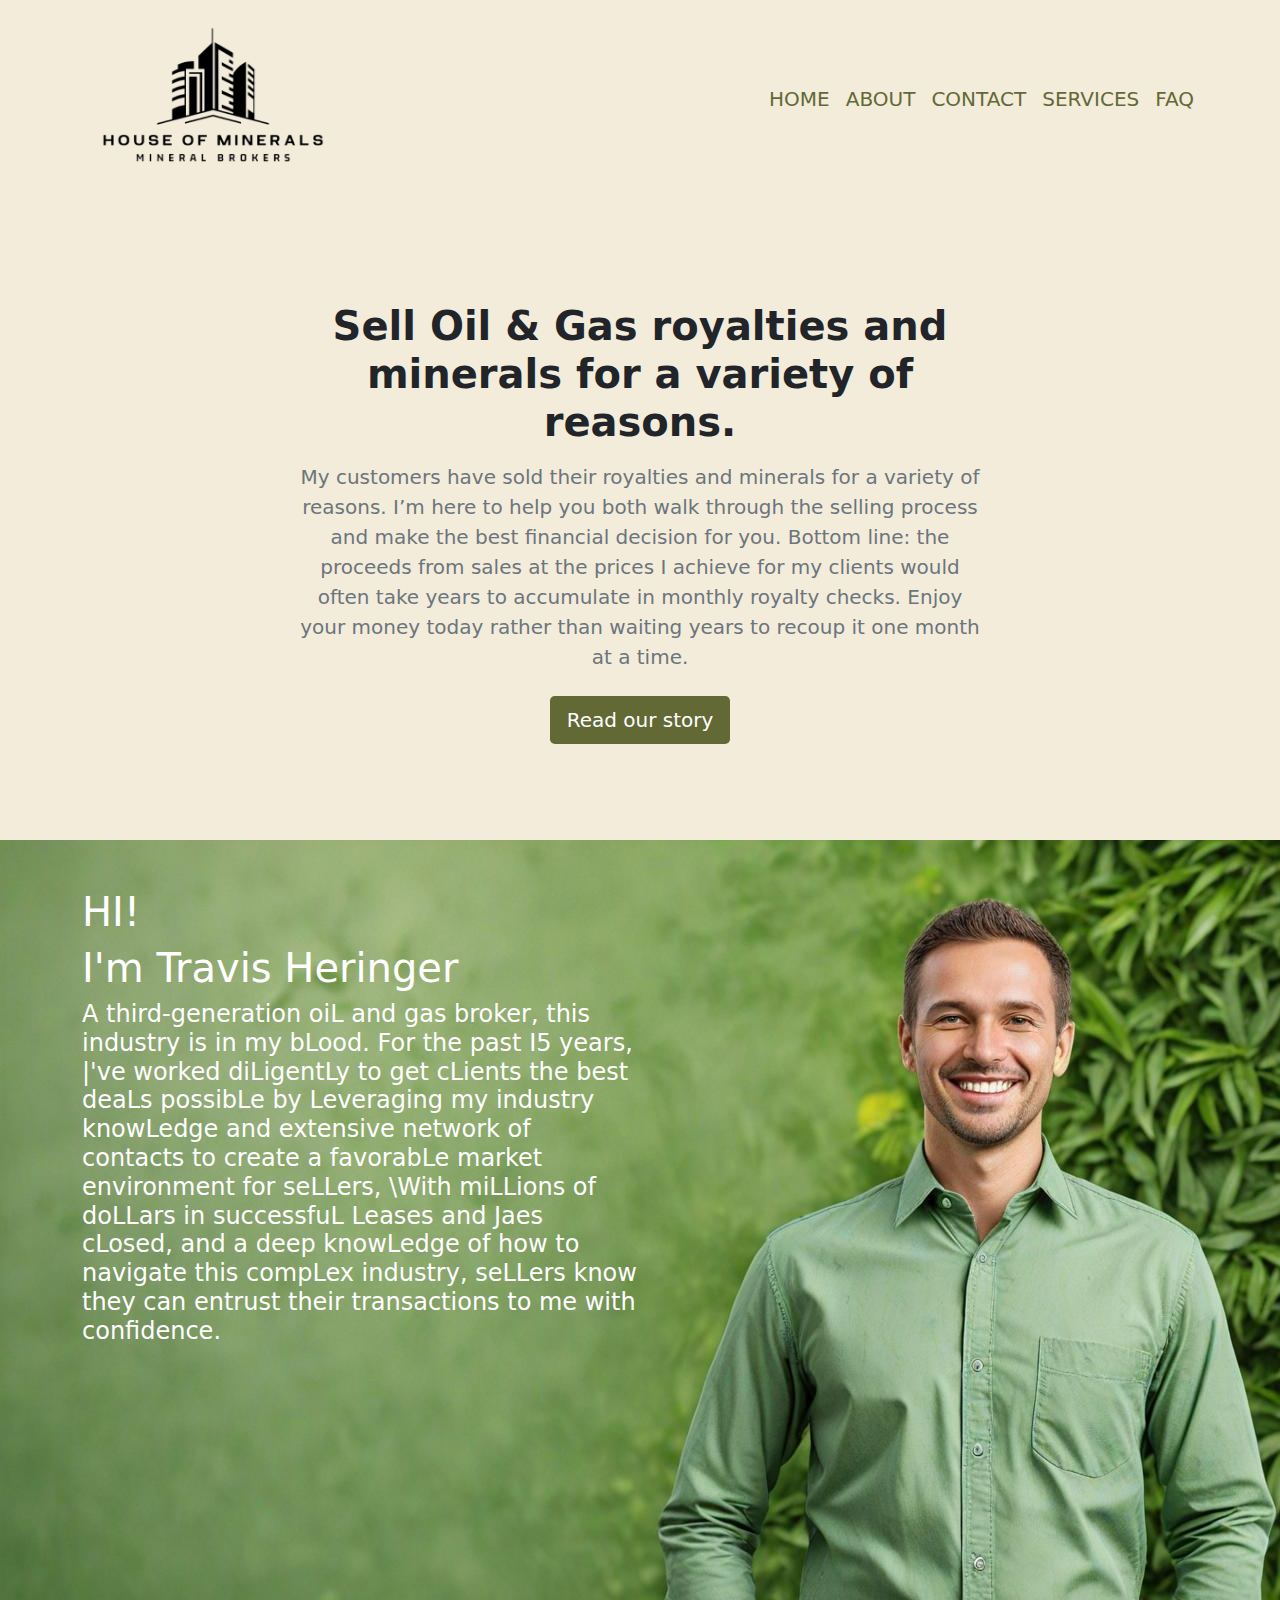
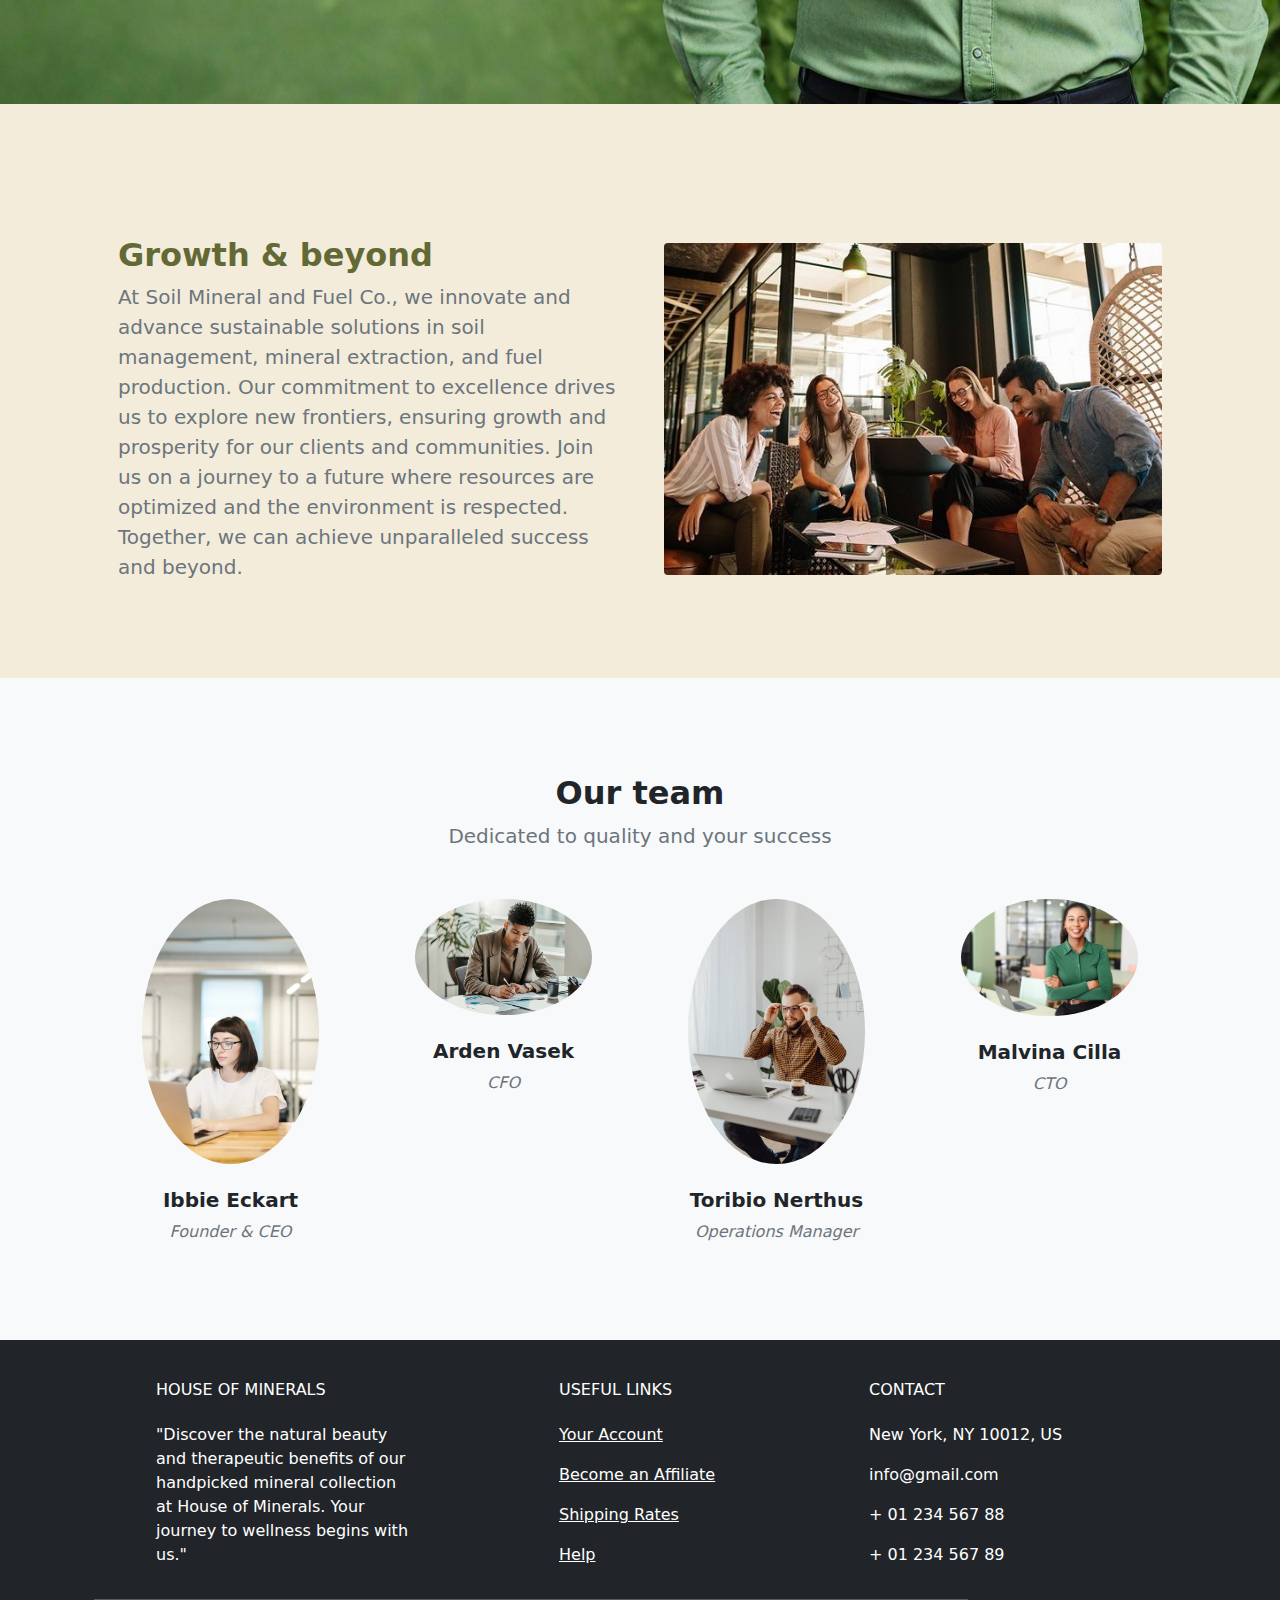
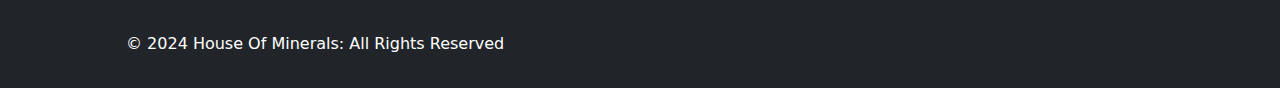
<file: about.html>
<!DOCTYPE html>
<html lang="en">
    <head>
        <meta charset="utf-8" />
        <meta name="viewport" content="width=device-width, initial-scale=1, shrink-to-fit=no" />
        <meta name="description" content="" />
        <meta name="author" content="" />
        <title>Modern Business - Start Bootstrap Template</title>
        <!-- Favicon-->
        <link rel="icon" type="image/x-icon" href="assets/favicon.ico" />
        <!-- Bootstrap icons-->
        <link href="https://cdn.jsdelivr.net/npm/bootstrap-icons@1.5.0/font/bootstrap-icons.css" rel="stylesheet" />
        <!-- Core theme CSS (includes Bootstrap)-->
        <link href="css/styles.css" rel="stylesheet" />
    </head>
    <body class="d-flex flex-column" style="background-color: #F3ECDA;">
        <main class="flex-shrink-0">
            <!-- Navigation-->
            <nav class="navbar navbar-expand-lg navbar-dark bg-transparent">
                <div class="container-lg px-lg-2">
                    <a class="navbar-brand" href="index.html">
                        <img src="/assets/Untitled-removebg-preview.png" height="180" width="270"/>
                    </a>
                    <button class="navbar-toggler" type="button" data-bs-toggle="collapse" data-bs-target="#navbarSupportedContent" aria-controls="navbarSupportedContent" aria-expanded="false" aria-label="Toggle navigation"><span class="navbar-toggler-icon"></span></button>
                    <div class="collapse navbar-collapse" id="navbarSupportedContent">
                        <ul class="navbar-nav ms-auto mb-2 mb-lg-0 ">
                            <li class="nav-item"><a class="nav-link h5" style="color: #626935;" href="index.html">HOME</a></li>
                            <li class="nav-item"><a class="nav-link h5" style="color: #626935;" href="about.html">ABOUT</a></li>
                            <li class="nav-item"><a class="nav-link h5" style="color: #626935;" href="contact.html">CONTACT</a></li>
                            <li class="nav-item"><a class="nav-link h5" style="color: #626935;" href="services.html">SERVICES</a></li>
                            <li class="nav-item"><a class="nav-link h5" style="color: #626935;" href="faq.html">FAQ</a></li>

                         
                        </ul>
                    </div>
                </div>
            </nav>
            <!-- Header-->
            <header class="py-5">
                <div class="container px-5">
                    <div class="row justify-content-center">
                        <div class="col-lg-8 col-xxl-6">
                            <div class="text-center my-5">
                                <h1 class="fw-bolder mb-3">Sell Oil & Gas royalties and minerals      for a variety of reasons.</h1>
                                <p class="lead fw-normal text-muted mb-4">My customers have sold their royalties and minerals for a variety of reasons. I’m here to help you both walk through the selling process and make the best financial decision for you. Bottom line: the proceeds from sales at the prices I achieve for my clients would often take years to accumulate in monthly royalty checks. Enjoy your money today rather than waiting years to recoup it one month at a time.</p>
                                <a class="btn  btn-lg text-white" style="background-color: #626935;" href="#scroll-target">Read our story</a>
                            </div>
                        </div>
                    </div>
                </div>
            </header>
            <!-- About section one-->
            <section class="py-5 vh-100  w-100" id="scroll-target" style="background-image: url(assets/a6ad7efa-eafd-43a5-be52-436da67b8930.png);background-repeat: no-repeat;">
                <div class="container ">
                 <div class="col-6">
                 <div>
                  <H1 class="text-white">HI!</H1>
                  <h1 class="text-white">I'm Travis Heringer</h1>
                  <h4 class="text-white">
                    A third-generation oiL and gas broker, this industry is in my
bLood. For the past I5 years, |'ve worked diLigentLy to get
cLients the best deaLs possibLe by Leveraging my industry
knowLedge and extensive network of contacts to create a
favorabLe market environment for seLLers, \With miLLions of
doLLars in successfuL Leases and Jaes cLosed, and a deep
knowLedge of how to navigate this compLex industry,
seLLers know they can entrust their transactions to me
with confidence.
        </h4>
                 </div>
                 </div>
                </div>
            </section>
            <!-- About section two-->
            <section class="py-5">
                <div class="container px-5 my-5">
                    <div class="row gx-5 align-items-center">
                        <div class="col-lg-6 order-first order-lg-last"><img class="img-fluid rounded mb-5 mb-lg-0" src="/assets/growth.jpg" alt="..." /></div>
                        <div class="col-lg-6">
                            <h2 class="fw-bolder" style="color: #626935;">Growth &amp; beyond</h2>
                            <p class="lead fw-normal text-muted mb-0">At Soil Mineral and Fuel Co., we innovate and advance sustainable solutions in soil management, mineral extraction, and fuel production. Our commitment to excellence drives us to explore new frontiers, ensuring growth and prosperity for our clients and communities. Join us on a journey to a future where resources are optimized and the environment is respected. Together, we can achieve unparalleled success and beyond.</p>
                        </div>
                    </div>
                </div>
            </section>
            <!-- Team members section-->
            <section class="py-5 bg-light">
                <div class="container px-5 my-5">
                    <div class="text-center">
                        <h2 class="fw-bolder">Our team</h2>
                        <p class="lead fw-normal text-muted mb-5">Dedicated to quality and your success</p>
                    </div>
                    <div class="row gx-5 row-cols-1 row-cols-sm-2 row-cols-xl-4 justify-content-center">
                        <div class="col mb-5 mb-5 mb-xl-0">
                            <div class="text-center">
                                <img class="img-fluid rounded-circle mb-4 px-4" src="/assets//employe 4.webp" alt="..." />
                                <h5 class="fw-bolder">Ibbie Eckart</h5>
                                <div class="fst-italic text-muted">Founder &amp; CEO</div>
                            </div>
                        </div>
                        <div class="col mb-5 mb-5 mb-xl-0">
                            <div class="text-center">
                                <img class="img-fluid rounded-circle mb-4 px-4" src="/assets/employ 2.jpg" alt="..." />
                                <h5 class="fw-bolder">Arden Vasek</h5>
                                <div class="fst-italic text-muted">CFO</div>
                            </div>
                        </div>
                        <div class="col mb-5 mb-5 mb-sm-0">
                            <div class="text-center">
                                <img class="img-fluid rounded-circle mb-4 px-4" src="/assets/employe 3.jpeg" alt="..." />
                                <h5 class="fw-bolder">Toribio Nerthus</h5>
                                <div class="fst-italic text-muted">Operations Manager</div>
                            </div>
                        </div>
                        <div class="col mb-5">
                            <div class="text-center">
                                <img class="img-fluid rounded-circle mb-4 px-4" src="/assets/employ 1.jpg" alt="..." />
                                <h5 class="fw-bolder">Malvina Cilla</h5>
                                <div class="fst-italic text-muted">CTO</div>
                            </div>
                        </div>
                    </div>
                </div>
            </section>
        </main>
        <!-- Footer-->
        <footer
          class="text-center text-lg-start text-white bg-dark"
          
          >
    <!-- Grid container -->
    <div class="container p-4 pb-0">
      <!-- Section: Links -->
      <section class="">
        <!--Grid row-->
        <div class="row">
          <!-- Grid column -->
          <div class="col-md-3 col-lg-3 col-xl-3 mx-auto mt-3">
            <h6 class="text-uppercase mb-4 font-weight-bold">
              HOUSE OF MINERALS
            </h6>
            <p>
                "Discover the natural beauty and therapeutic benefits of our handpicked mineral collection at House of Minerals. Your journey to wellness begins with us."
            </p>
          </div>
          <!-- Grid column -->

          <hr class="w-100 clearfix d-md-none" />

          <!-- Grid column -->
          <!-- <div class="col-md-2 col-lg-2 col-xl-2 mx-auto mt-3">
            <h6 class="text-uppercase mb-4 font-weight-bold">Products</h6>
            <p>
              <a class="text-white">MDBootstrap</a>
            </p>
            <p>
              <a class="text-white">MDWordPress</a>
            </p>
            <p>
              <a class="text-white">BrandFlow</a>
            </p>
            <p>
              <a class="text-white">Bootstrap Angular</a>
            </p>
          </div> -->
          <!-- Grid column -->

          <hr class="w-100 clearfix d-md-none" />

          <!-- Grid column -->
          <div class="col-md-3 col-lg-2 col-xl-2 mx-auto mt-3">
            <h6 class="text-uppercase mb-4 font-weight-bold">
              Useful links
            </h6>
            <p>
              <a class="text-white">Your Account</a>
            </p>
            <p>
              <a class="text-white">Become an Affiliate</a>
            </p>
            <p>
              <a class="text-white">Shipping Rates</a>
            </p>
            <p>
              <a class="text-white">Help</a>
            </p>
          </div>

          <!-- Grid column -->
          <hr class="w-100 clearfix d-md-none" />

          <!-- Grid column -->
          <div class="col-md-4 col-lg-3 col-xl-3 mx-auto mt-3">
            <h6 class="text-uppercase mb-4 font-weight-bold">Contact</h6>
            <p><i class="fas fa-home mr-3"></i> New York, NY 10012, US</p>
            <p><i class="fas fa-envelope mr-3"></i> info@gmail.com</p>
            <p><i class="fas fa-phone mr-3"></i> + 01 234 567 88</p>
            <p><i class="fas fa-print mr-3"></i> + 01 234 567 89</p>
          </div>
          <!-- Grid column -->
        </div>
        <!--Grid row-->
      </section>
      <!-- Section: Links -->

      <hr class="my-3">

      <!-- Section: Copyright -->
      <section class="p-3 pt-0">
        <div class="row d-flex align-items-center">
          <!-- Grid column -->
          <div class="col-md-7 col-lg-8 text-center text-md-start">
            <!-- Copyright -->
            <div class="p-3">
              © 2024 House Of Minerals:
              All Rights Reserved
            </div>
            <!-- Copyright -->
          </div>
          <!-- Grid column -->

          <!-- Grid column -->
        
          <!-- Grid column -->
        </div>
      </section>
      <!-- Section: Copyright -->
    </div>
    <!-- Grid container -->
  </footer>
        <!-- Bootstrap core JS-->
        <script src="https://cdn.jsdelivr.net/npm/bootstrap@5.1.3/dist/js/bootstrap.bundle.min.js"></script>
        <!-- Core theme JS-->
        <script src="js/scripts.js"></script>
    </body>
</html>
</file>
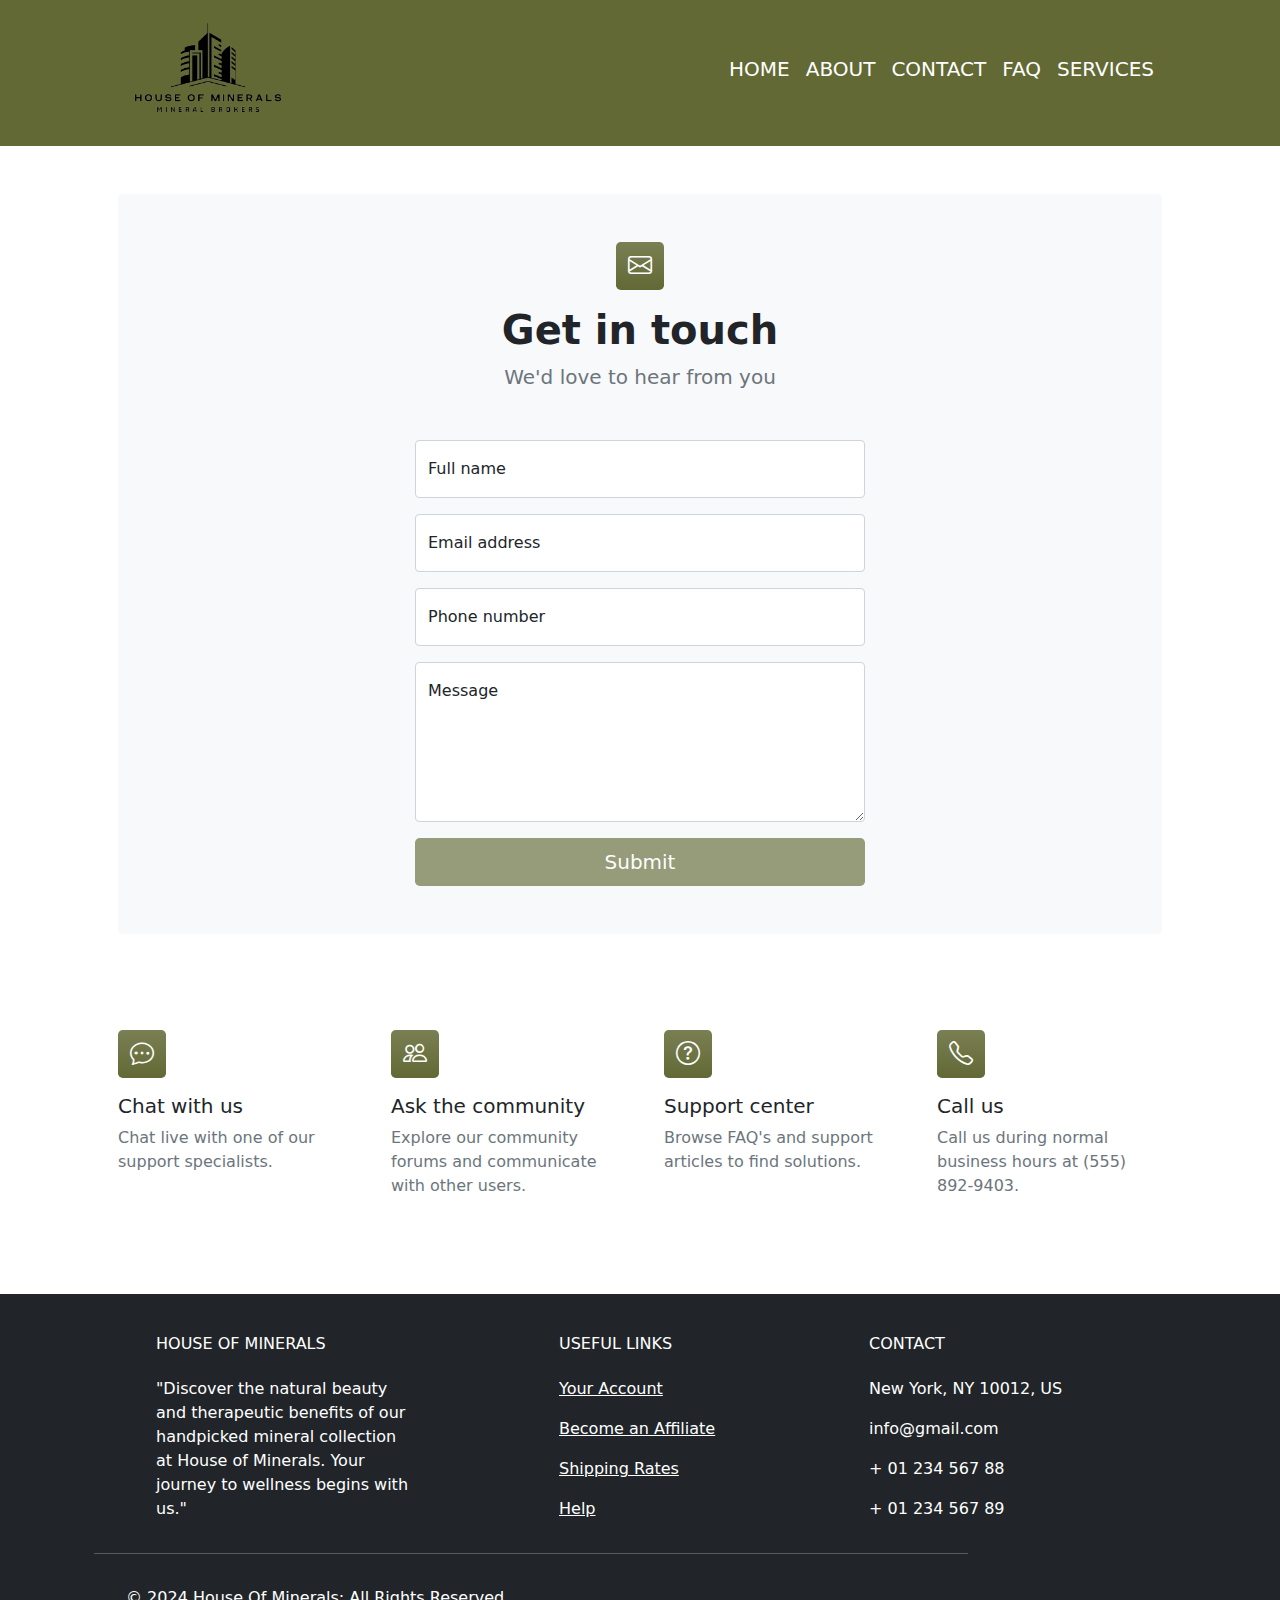
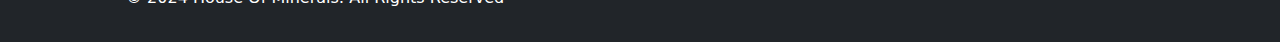
<file: contact.html>
<!DOCTYPE html>
<html lang="en">
    <head>
        <meta charset="utf-8" />
        <meta name="viewport" content="width=device-width, initial-scale=1, shrink-to-fit=no" />
        <meta name="description" content />
        <meta name="author" content />
        <title>Modern Business - Start Bootstrap Template</title>
        <!-- Favicon-->
        <link rel="icon" type="image/x-icon" href="assets/favicon.ico" />
        <!-- Bootstrap icons-->
        <link href="https://cdn.jsdelivr.net/npm/bootstrap-icons@1.5.0/font/bootstrap-icons.css" rel="stylesheet" />
        <!-- Core theme CSS (includes Bootstrap)-->
        <link href="css/styles.css" rel="stylesheet" />
        <!-- <link href="css/servicess.css" rel="stylesheet" /> -->
    </head>
    <body class="d-flex flex-column">
        <main class="flex-shrink-0">
            <!-- Navigation-->
            <nav class="navbar navbar-expand-lg navbar-dark bg-dark" style="background-color: #626935 !important; ">
                <div class="container px-5">
                    <a class="navbar-brand" href="index.html">
                        <img src="/assets/Untitled-removebg-preview.png" height="120" width="180"/>
                    </a>                    <button class="navbar-toggler" type="button" data-bs-toggle="collapse" data-bs-target="#navbarSupportedContent" aria-controls="navbarSupportedContent" aria-expanded="false" aria-label="Toggle navigation"><span class="navbar-toggler-icon"></span></button>
                    <div class="collapse navbar-collapse" id="navbarSupportedContent">
                        <ul class="navbar-nav ms-auto mb-2 mb-lg-0">
                            <li class="nav-item"><a class="nav-link h5 " style="color: white;" href="index.html">HOME</a></li>
                            <li class="nav-item"><a class="nav-link h5 " style="color: white;" href="about.html">ABOUT</a></li>
                            <li class="nav-item"><a class="nav-link h5 " style="color: white;" href="contact.html">CONTACT</a></li>
                            <!-- <li class="nav-item"><a class="nav-link h5 " style="color: white;" href="pricing.html">PRICING</a></li> -->
                            <li class="nav-item"><a class="nav-link h5 " style="color: white;" href="faq.html">FAQ</a></li>
                            <li class="nav-item"><a class="nav-link h5 " style="color: white;" href="services.html">SERVICES</a></li>
                          
                        </ul>
                    </div>
                </div>
            </nav>
            <!-- Page content-->
            <section class="py-5">
                <div class="container px-5">
                    <!-- Contact form-->
                    <div class="bg-light rounded-3 py-5 px-4 px-md-5 mb-5">
                        <div class="text-center mb-5">
                            <div class="feature  bg-gradient text-white rounded-3 mb-3" style="background-color:#626935 ;"><i class="bi bi-envelope"></i></div>
                            <h1 class="fw-bolder">Get in touch</h1>
                            <p class="lead fw-normal text-muted mb-0">We'd love to hear from you</p>
                        </div>
                        <div class="row gx-5 justify-content-center">
                            <div class="col-lg-8 col-xl-6">
                                <!-- * * * * * * * * * * * * * * *-->
                                <!-- * * SB Forms Contact Form * *-->
                                <!-- * * * * * * * * * * * * * * *-->
                                <!-- This form is pre-integrated with SB Forms.-->
                                <!-- To make this form functional, sign up at-->
                                <!-- https://startbootstrap.com/solution/contact-forms-->
                                <!-- to get an API token!-->
                                <form id="contactForm" data-sb-form-api-token="API_TOKEN">
                                    <!-- Name input-->
                                    <div class="form-floating mb-3">
                                        <input class="form-control" id="name" type="text" placeholder="Enter your name..." data-sb-validations="required" />
                                        <label for="name">Full name</label>
                                        <div class="invalid-feedback" data-sb-feedback="name:required">A name is required.</div>
                                    </div>
                                    <!-- Email address input-->
                                    <div class="form-floating mb-3">
                                        <input class="form-control" id="email" type="email" placeholder="name@example.com" data-sb-validations="required,email" />
                                        <label for="email">Email address</label>
                                        <div class="invalid-feedback" data-sb-feedback="email:required">An email is required.</div>
                                        <div class="invalid-feedback" data-sb-feedback="email:email">Email is not valid.</div>
                                    </div>
                                    <!-- Phone number input-->
                                    <div class="form-floating mb-3">
                                        <input class="form-control" id="phone" type="tel" placeholder="(123) 456-7890" data-sb-validations="required" />
                                        <label for="phone">Phone number</label>
                                        <div class="invalid-feedback" data-sb-feedback="phone:required">A phone number is required.</div>
                                    </div>
                                    <!-- Message input-->
                                    <div class="form-floating mb-3">
                                        <textarea class="form-control" id="message" type="text" placeholder="Enter your message here..." style="height: 10rem" data-sb-validations="required"></textarea>
                                        <label for="message">Message</label>
                                        <div class="invalid-feedback" data-sb-feedback="message:required">A message is required.</div>
                                    </div>
                                    <!-- Submit success message-->
                                    <!---->
                                    <!-- This is what your users will see when the form-->
                                    <!-- has successfully submitted-->
                                    <div class="d-none" id="submitSuccessMessage">
                                        <div class="text-center mb-3">
                                            <div class="fw-bolder">Form submission successful!</div>
                                            To activate this form, sign up at
                                            <br />
                                            <a href="https://startbootstrap.com/solution/contact-forms">https://startbootstrap.com/solution/contact-forms</a>
                                        </div>
                                    </div>
                                    <!-- Submit error message-->
                                    <!---->
                                    <!-- This is what your users will see when there is-->
                                    <!-- an error submitting the form-->
                                    <div class="d-none" id="submitErrorMessage"><div class="text-center text-danger mb-3">Error sending message!</div></div>
                                    <!-- Submit Button-->
                                    <div class="d-grid"><button class="btn text-white  btn-lg disabled" id="submitButton" type="submit" style="background-color:#626935 ;">Submit</button></div>
                                </form>
                            </div>
                        </div>
                    </div>
                    <!-- Contact cards-->
                    <div class="row gx-5 row-cols-2 row-cols-lg-4 py-5">
                        <div class="col">
                            <div class="feature  bg-gradient text-white rounded-3 mb-3" style="background-color:#626935 ;"><i class="bi bi-chat-dots"></i></div>
                            <div class="h5 mb-2">Chat with us</div>
                            <p class="text-muted mb-0">Chat live with one of our support specialists.</p>
                        </div>
                        <div class="col">
                            <div class="feature  bg-gradient text-white rounded-3 mb-3" style="background-color:#626935 ;"><i class="bi bi-people"></i></div>
                            <div class="h5">Ask the community</div>
                            <p class="text-muted mb-0">Explore our community forums and communicate with other users.</p>
                        </div>
                        <div class="col">
                            <div class="feature  bg-gradient text-white rounded-3 mb-3" style="background-color:#626935 ;"><i class="bi bi-question-circle"></i></div>
                            <div class="h5">Support center</div>
                            <p class="text-muted mb-0">Browse FAQ's and support articles to find solutions.</p>
                        </div>
                        <div class="col">
                            <div class="feature  bg-gradient text-white rounded-3 mb-3" style="background-color:#626935 ;"><i class="bi bi-telephone"></i></div>
                            <div class="h5">Call us</div>
                            <p class="text-muted mb-0">Call us during normal business hours at (555) 892-9403.</p>
                        </div>
                    </div>
                </div>
            </section>
        </main>
        <footer
        class="text-center text-lg-start text-white bg-dark"
        
        >
  <!-- Grid container -->
  <div class="container p-4 pb-0">
    <!-- Section: Links -->
    <section class="">
      <!--Grid row-->
      <div class="row">
        <!-- Grid column -->
        <div class="col-md-3 col-lg-3 col-xl-3 mx-auto mt-3">
          <h6 class="text-uppercase mb-4 font-weight-bold">
            HOUSE OF MINERALS
          </h6>
          <p>
              "Discover the natural beauty and therapeutic benefits of our handpicked mineral collection at House of Minerals. Your journey to wellness begins with us."
          </p>
        </div>
        <!-- Grid column -->

        <hr class="w-100 clearfix d-md-none" />

        <!-- Grid column -->
        <!-- <div class="col-md-2 col-lg-2 col-xl-2 mx-auto mt-3">
          <h6 class="text-uppercase mb-4 font-weight-bold">Products</h6>
          <p>
            <a class="text-white">MDBootstrap</a>
          </p>
          <p>
            <a class="text-white">MDWordPress</a>
          </p>
          <p>
            <a class="text-white">BrandFlow</a>
          </p>
          <p>
            <a class="text-white">Bootstrap Angular</a>
          </p>
        </div> -->
        <!-- Grid column -->

        <hr class="w-100 clearfix d-md-none" />

        <!-- Grid column -->
        <div class="col-md-3 col-lg-2 col-xl-2 mx-auto mt-3">
          <h6 class="text-uppercase mb-4 font-weight-bold">
            Useful links
          </h6>
          <p>
            <a class="text-white">Your Account</a>
          </p>
          <p>
            <a class="text-white">Become an Affiliate</a>
          </p>
          <p>
            <a class="text-white">Shipping Rates</a>
          </p>
          <p>
            <a class="text-white">Help</a>
          </p>
        </div>

        <!-- Grid column -->
        <hr class="w-100 clearfix d-md-none" />

        <!-- Grid column -->
        <div class="col-md-4 col-lg-3 col-xl-3 mx-auto mt-3">
          <h6 class="text-uppercase mb-4 font-weight-bold">Contact</h6>
          <p><i class="fas fa-home mr-3"></i> New York, NY 10012, US</p>
          <p><i class="fas fa-envelope mr-3"></i> info@gmail.com</p>
          <p><i class="fas fa-phone mr-3"></i> + 01 234 567 88</p>
          <p><i class="fas fa-print mr-3"></i> + 01 234 567 89</p>
        </div>
        <!-- Grid column -->
      </div>
      <!--Grid row-->
    </section>
    <!-- Section: Links -->

    <hr class="my-3">

    <!-- Section: Copyright -->
    <section class="p-3 pt-0">
      <div class="row d-flex align-items-center">
        <!-- Grid column -->
        <div class="col-md-7 col-lg-8 text-center text-md-start">
          <!-- Copyright -->
          <div class="p-3">
            © 2024 House Of Minerals:
            All Rights Reserved
          </div>
          <!-- Copyright -->
        </div>
        <!-- Grid column -->

        <!-- Grid column -->
      
        <!-- Grid column -->
      </div>
    </section>
    <!-- Section: Copyright -->
  </div>
  <!-- Grid container -->
</footer>
        <!-- Bootstrap core JS-->
        <script src="https://cdn.jsdelivr.net/npm/bootstrap@5.1.3/dist/js/bootstrap.bundle.min.js"></script>
        <!-- Core theme JS-->
        <script src="js/scripts.js"></script>
        <!-- * * * * * * * * * * * * * * * * * * * * * * * * * * * * * * * * * * * * * * * *-->
        <!-- * *                               SB Forms JS                               * *-->
        <!-- * * Activate your form at https://startbootstrap.com/solution/contact-forms * *-->
        <!-- * * * * * * * * * * * * * * * * * * * * * * * * * * * * * * * * * * * * * * * *-->
        <script src="https://cdn.startbootstrap.com/sb-forms-latest.js"></script>
    </body>
</html>
</file>
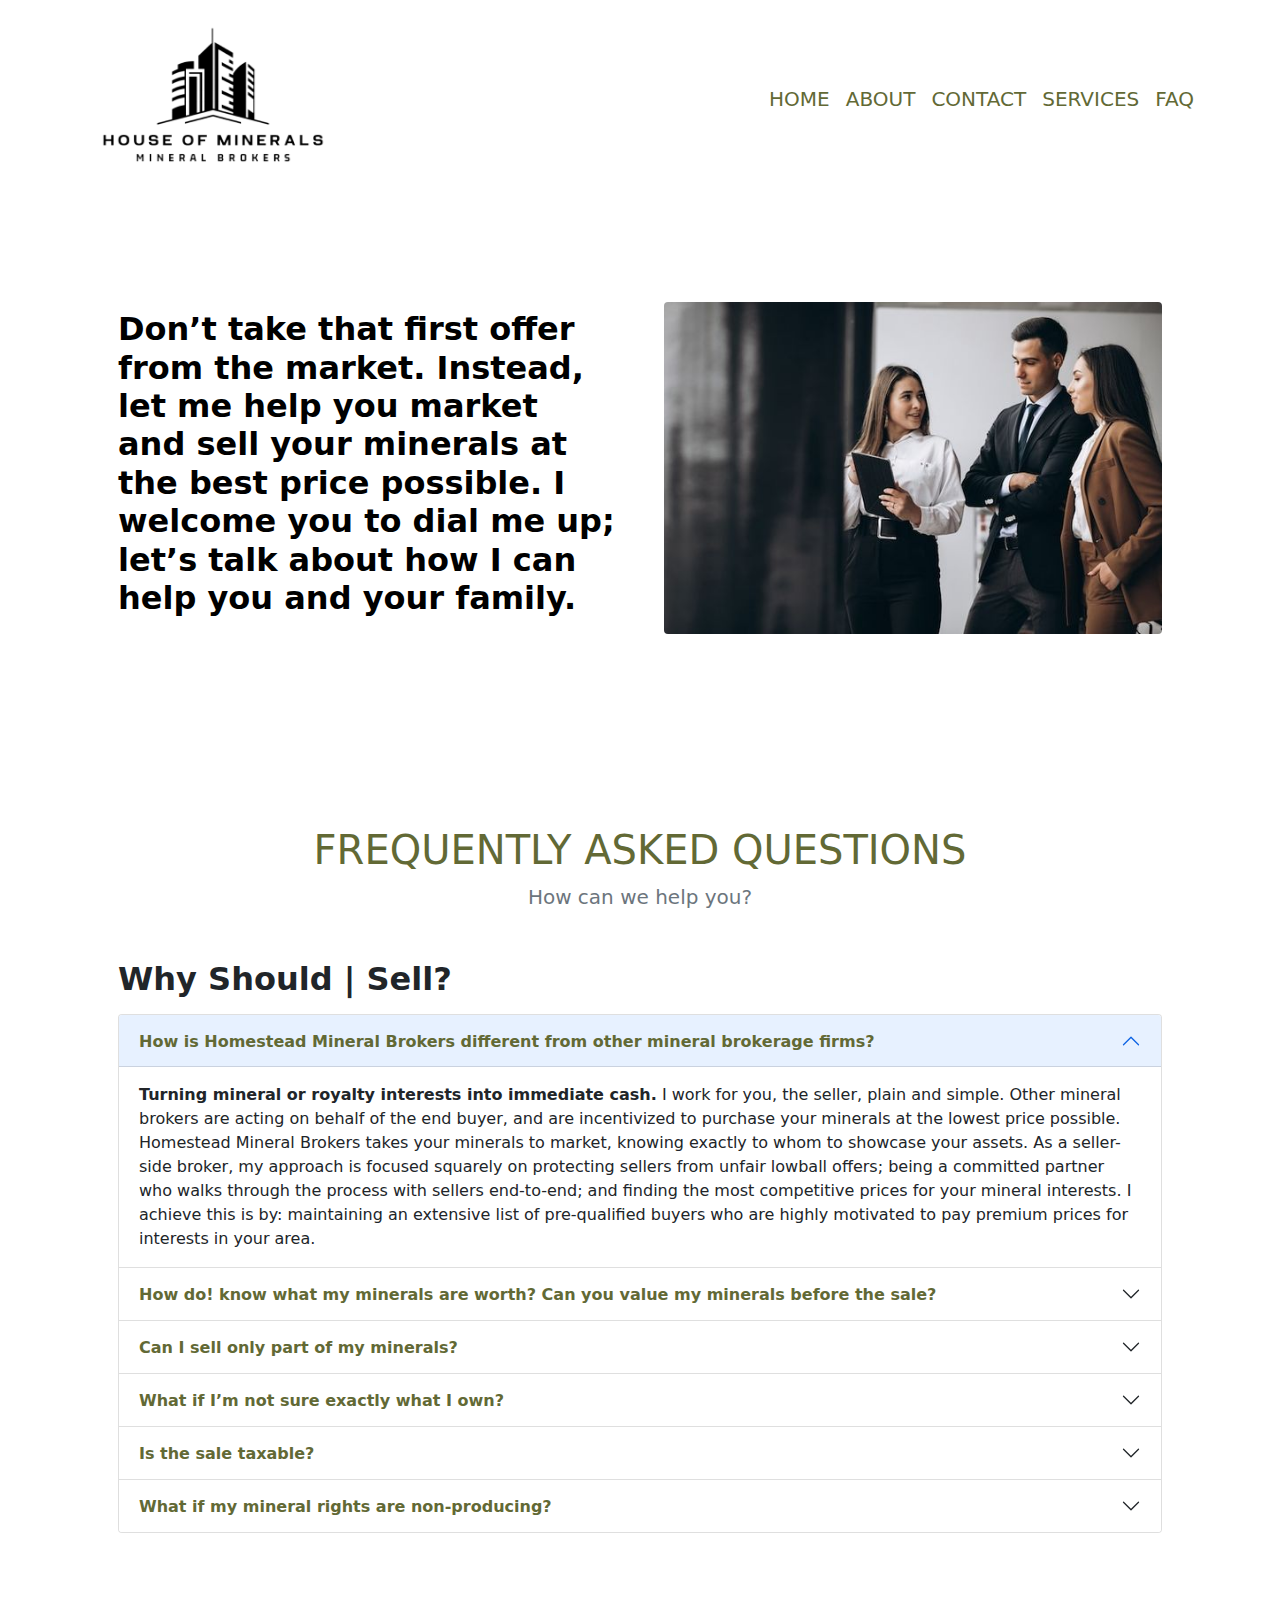
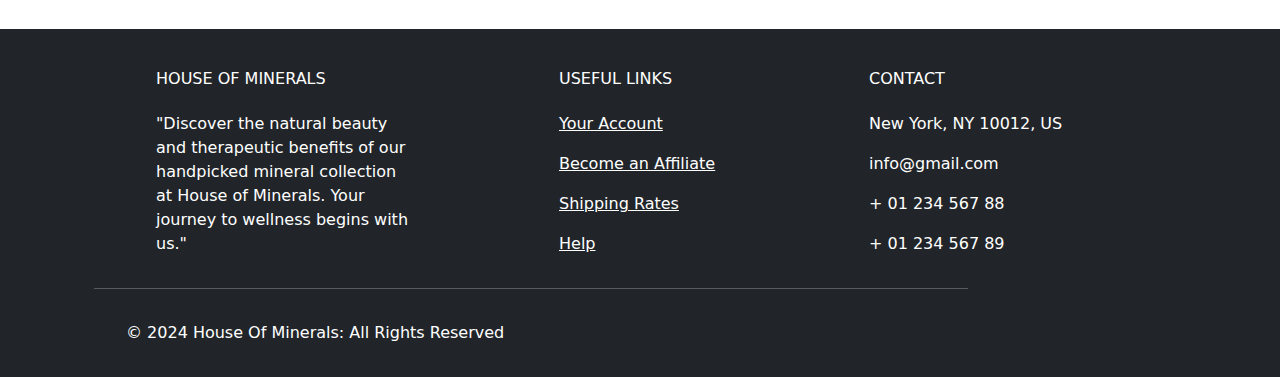
<file: faq.html>
<!DOCTYPE html>
<html lang="en">
    <head>
        <meta charset="utf-8" />
        <meta name="viewport" content="width=device-width, initial-scale=1, shrink-to-fit=no" />
        <meta name="description" content="" />
        <meta name="author" content="" />
        <title>Modern Business - Start Bootstrap Template</title>
        <!-- Favicon-->
        <link rel="icon" type="image/x-icon" href="assets/favicon.ico" />
        <!-- Bootstrap icons-->
        <link href="https://cdn.jsdelivr.net/npm/bootstrap-icons@1.5.0/font/bootstrap-icons.css" rel="stylesheet" />
        <!-- Core theme CSS (includes Bootstrap)-->
        <link href="css/styles.css" rel="stylesheet" />
    </head>
    <body class="d-flex flex-column h-100">
        <main class="flex-shrink-0">
            <!-- Navigation-->
            <div class="" style="height: fit-content; ">
                <nav class="navbar navbar-expand-lg navbar-dark bg-transparent">
                    <div class="container-lg px-lg-2">
                        <a class="navbar-brand" href="index.html">
                            <img src="/assets/Untitled-removebg-preview.png" height="180" width="270"/>
                        </a>
                        <button class="navbar-toggler" type="button" data-bs-toggle="collapse" data-bs-target="#navbarSupportedContent" aria-controls="navbarSupportedContent" aria-expanded="false" aria-label="Toggle navigation"><span class="navbar-toggler-icon"></span></button>
                        <div class="collapse navbar-collapse" id="navbarSupportedContent">
                            <ul class="navbar-nav ms-auto mb-2 mb-lg-0 ">
                                <li class="nav-item"><a class="nav-link h5" style="color: #626935;" href="index.html">HOME</a></li>
                                <li class="nav-item"><a class="nav-link h5" style="color: #626935;" href="about.html">ABOUT</a></li>
                                <li class="nav-item"><a class="nav-link h5" style="color: #626935;" href="contact.html">CONTACT</a></li>
                                <li class="nav-item"><a class="nav-link h5" style="color: #626935;" href="services.html">SERVICES</a></li>
                                <li class="nav-item"><a class="nav-link h5" style="color: #626935;" href="faq.html">FAQ</a></li>
                             
                            </ul>
                        </div>
                    </div>
                </nav>
                <!-- Header-->
                <section class="py-5">
                    <div class="container px-5 my-5">
                        <div class="row gx-5 align-items-center">
                            <div class="col-lg-6 order-first order-lg-last"><img class="img-fluid rounded mb-5 mb-lg-0" src="/assets/faq.jpg" alt="" /></div>
                            <div class="col-lg-6">
                                <h2 class="fw-bolder" style="color: #000000;">Don’t take that first offer from the market. Instead, let me help you market and sell your minerals at the best price possible. I welcome you to dial me up; let’s talk about how I can help you and your family.</h2>
                                <!-- <p class="lead fw-bolder  mb-0" ">Don’t take that first offer from the market. Instead, let me help you market and sell your minerals at the best price possible. I welcome you to dial me up; let’s talk about how I can help you and your family.</p> -->
                            </div>
                        </div>
                    </div>
                </section>
            </div>
            <!-- Page Content-->
            <section class="py-5">
                <div class="container px-5 my-5">
                    <div class="text-center mb-5">
                        <h1 class="fw-normal" style="color: #626935;">FREQUENTLY ASKED QUESTIONS                        </h1>
                        <p class="lead fw-normal text-muted mb-0">How can we help you?</p>
                    </div>
                    <div class="row gx-5">
                        <div class="col-xl-12">
                            <!-- FAQ Accordion 1-->
                            <h2 class="fw-bolder mb-3">Why Should | Sell?</h2>
                            <!--  <div class="accordion mb-5" id="accordionExample"> -->
                                <div class="accordion-item">
                                    <h3 class="accordion-header" id="headingOne"><button class="accordion-button fw-bold" style="color: #626935;"" type="button" data-bs-toggle="collapse" data-bs-target="#collapseOne" aria-expanded="true" aria-controls="collapseOne">How is Homestead Mineral Brokers different from other mineral brokerage firms?</button></h3>
                                    <div class="accordion-collapse collapse show" id="collapseOne" aria-labelledby="headingOne" data-bs-parent="#accordionExample">
                                        <div class="accordion-body">
                                            <strong>Turning mineral or royalty interests into immediate cash.</strong>
                                            I work for you, the seller, plain and simple. Other mineral brokers are acting on behalf of the end buyer, and are incentivized to purchase your minerals at the lowest price possible. Homestead Mineral Brokers takes your minerals to market, knowing exactly to whom to showcase your assets. 

                                            As a seller-side broker, my approach is focused squarely on protecting sellers from unfair lowball offers; being a committed partner who walks through the process with sellers end-to-end; and finding the most competitive prices for your mineral interests. I achieve this is by: maintaining an extensive list of pre-qualified buyers who are highly motivated to pay premium prices for interests in your area.
                                        </div>
                                    </div>
                                </div>
                                <div class="accordion-item">
                                    <h3 class="accordion-header" id="headingTwo"><button class="accordion-button collapsed fw-bold" style="color: #626935;" type="button" data-bs-toggle="collapse" data-bs-target="#collapseTwo" aria-expanded="false" aria-controls="collapseTwo">How do! know what my minerals are worth? Can you value my minerals before the sale?</button></h3>
                                    <div class="accordion-collapse collapse" id="collapseTwo" aria-labelledby="headingTwo" data-bs-parent="#accordionExample">
                                        <div class="accordion-body">
                                            <strong>Estate and trust planning.</strong>
                                            Yes. I work closely with Herco LLC , which has 40 years in the mineral appraisal business. I utilize their expertise to complete a mineral appraisal that will tell you exactly what your mineral rights are worth. If you need a step-up in basis for tax purposes, I can handle that as well.
                                        </div>
                                    </div>
                                </div>
                                <div class="accordion-item">
                                    <h3 class="accordion-header" id="headingThree"><button class="accordion-button collapsed fw-bold" style="color: #626935;"" type="button" data-bs-toggle="collapse" data-bs-target="#collapseThree" aria-expanded="false" aria-controls="collapseThree">Can I sell only part of my minerals?</button></h3>
                                    <div class="accordion-collapse collapse" id="collapseThree" aria-labelledby="headingThree" data-bs-parent="#accordionExample">
                                        <div class="accordion-body">
                                            Absolutely.  In fact, I frequently encourage sellers to keep a portion of their minerals to hedge against long-term improvements in cash flow. This allows the mineral owner to immediately cash out a portion of the value, removing all price and production risk from the equation.  If you have the ability to “let it ride,” the portion you own may become more valuable in the future or may be preserved in your estate for your dependents.

                                            Still, it is not unusual for owners who have kept a portion of their minerals to come back to me and sell the remainder. This is particularly true if cash flow continues to be depressed after the initial sale. I am happy to work with you on an additional purchase should that happen. </div>
                                    </div>
                                </div>
                                <div class="accordion-item">
                                    <h3 class="accordion-header" id="headingThree"><button class="accordion-button collapsed fw-bold" style="color: #626935;"" type="button" data-bs-toggle="collapse" data-bs-target="#collapseFour" aria-expanded="false" aria-controls="collapseFour">What if I’m not sure exactly what I own?</button></h3>
                                    <div class="accordion-collapse collapse" id="collapseFour" aria-labelledby="headingfive" data-bs-parent="#accordionExample">
                                        <div class="accordion-body">
                                            <strong>Helping to pay off debt.</strong>
                                            That’s ok! I can help you figure that out. I’ll review your existing documentation for information and clues. If that doesn’t yield the answers I need, we can partner with Herco LLC . They have landmen on retainer, ready to head to any county and run title for us. When the landman is done, we will know exactly where and how much you own. </div>
                                    </div>
                                </div>
                                <div class="accordion-item">
                                    <h3 class="accordion-header" id="headingThree"><button class="accordion-button collapsed fw-bold" style="color: #626935;"" type="button" data-bs-toggle="collapse" data-bs-target="#collapseFive" aria-expanded="false" aria-controls="collapseFive">Is the sale taxable?</button></h3>
                                    <div class="accordion-collapse collapse" id="collapseFive" aria-labelledby="headingFive" data-bs-parent="#accordionExample">
                                        <div class="accordion-body">
                                            <strong>Helping to pay off debt.</strong>
                                            Yes, the sale is subject to federal and state income taxes (where applicable; e.g., Texas owners don’t have to pay a state income tax). The good news is if you’ve owned the minerals for a few years, the sale will be categorized as a capital gain, which is potentially a much lower tax rate than ordinary income. In fact, this is potentially a large value-add and reason to cash out now.  I always advise mineral owners to seek guidance from their own tax advisors on these matters. I do not offer tax advice.                                        </div>
                                    </div>
                                </div>
                                <div class="accordion-item">
                                    <h3 class="accordion-header" id="headingThree"><button class="accordion-button collapsed fw-bold" style="color: #626935;"" type="button" data-bs-toggle="collapse" data-bs-target="#collapseSix" aria-expanded="false" aria-controls="collapseSix">What if my mineral rights are non-producing?</button></h3>
                                    <div class="accordion-collapse collapse" id="collapseSix" aria-labelledby="headingSix" data-bs-parent="#accordionExample">
                                        <div class="accordion-body">
                                            <strong>Helping to pay off debt.</strong>
                                            Homestead Mineral Brokers can sell all types of acreage, whether producing or non-producing, and with all acreage amounts, from large consortiums to individual mineral owners. Your non-producing mineral rights can sometimes be more valuable than a mineral interest with wells on it. </div>
                                    </div>
                                </div>
                            </div> 
                            <!-- FAQ Accordion 2-->
                            <!-- <h2 class="fw-bolder mb-3">WHAT PEOPLE HAD TO KNOW !</h2>
                            <div class="accordion mb-5 mb-xl-0" id="accordionExample2">
                                <div class="accordion-item">
                                    <h3 class="accordion-header" id="headingOne"><button class="accordion-button fw-bold" style="color: #626935;"" type="button" data-bs-toggle="collapse" data-bs-target="#collapseOne" aria-expanded="true" aria-controls="collapseOne">How is Homestead Mineral Brokers different from other mineral brokerage firms?</button></h3>
                                    <div class="accordion-collapse collapse show" id="collapseOne" aria-labelledby="headingOne" data-bs-parent="#accordionExample2">
                                        <div class="accordion-body">
                                            <strong>This is the first item's accordion body.</strong>
                                            It is shown by default, until the collapse plugin adds the appropriate classes that we use to style each element. These classes control the overall appearance, as well as the showing and hiding via CSS transitions. You can modify any of this with custom CSS or overriding our default variables. It's also worth noting that just about any HTML can go within the
                                            <code>.accordion-body</code>
                                            , though the transition does limit overflow.
                                        </div>
                                    </div>
                                </div>
                                <div class="accordion-item">
                                    <h3 class="accordion-header" id="headingTwo"><button class="accordion-button collapsed fw-bold" style="color: #626935;" type="button" data-bs-toggle="collapse" data-bs-target="#collapseTwo" aria-expanded="false" aria-controls="collapseTwo">How do! know what my minerals are worth? Can you value my minerals before the sale?                                    </button></h3>
                                    <div class="accordion-collapse collapse" id="collapseTwo" aria-labelledby="headingTwo" data-bs-parent="#accordionExample2">
                                        <div class="accordion-body">
                                            <strong>This is the second item's accordion body.</strong>
                                            It is hidden by default, until the collapse plugin adds the appropriate classes that we use to style each element. These classes control the overall appearance, as well as the showing and hiding via CSS transitions. You can modify any of this with custom CSS or overriding our default variables. It's also worth noting that just about any HTML can go within the
                                            <code>.accordion-body</code>
                                            , though the transition does limit overflow.
                                        </div>
                                    </div>
                                </div>
                                <div class="accordion-item">
                                    <h3 class="accordion-header" id="headingThree"><button class="accordion-button collapsed fw-bold" style="color: #626935;"" type="button" data-bs-toggle="collapse" data-bs-target="#collapseThree" aria-expanded="false" aria-controls="collapseThree">Can I sell only part of my minerals?</button></h3>
                                    <div class="accordion-collapse collapse" id="collapseThree" aria-labelledby="headingThree" data-bs-parent="#accordionExample2">
                                        <div class="accordion-body">
                                            <strong>This is the third item's accordion body.</strong>
                                            It is hidden by default, until the collapse plugin adds the appropriate classes that we use to style each element. These classes control the overall appearance, as well as the showing and hiding via CSS transitions. You can modify any of this with custom CSS or overriding our default variables. It's also worth noting that just about any HTML can go within the
                                            <code>.accordion-body</code>
                                            , though the transition does limit overflow.
                                        </div>
                                    </div>
                                </div>
                                <div class="accordion-item">
                                    <h3 class="accordion-header" id="headingThree"><button class="accordion-button collapsed fw-bold" style="color: #626935;"" type="button" data-bs-toggle="collapse" data-bs-target="#collapseFour" aria-expanded="false" aria-controls="collapseFour">What if I’m not sure exactly what I own?</button></h3>
                                    <div class="accordion-collapse collapse" id="collapseThree" aria-labelledby="headingThree" data-bs-parent="#accordionExample2">
                                        <div class="accordion-body">
                                            <strong>This is the third item's accordion body.</strong>
                                            It is hidden by default, until the collapse plugin adds the appropriate classes that we use to style each element. These classes control the overall appearance, as well as the showing and hiding via CSS transitions. You can modify any of this with custom CSS or overriding our default variables. It's also worth noting that just about any HTML can go within the
                                            <code>.accordion-body</code>
                                            , though the transition does limit overflow.
                                        </div>
                                    </div>
                                </div>
                                <div class="accordion-item">
                                    <h3 class="accordion-header" id="headingThree"><button class="accordion-button collapsed fw-bold" style="color: #626935;"" type="button" data-bs-toggle="collapse" data-bs-target="#collapseFive" aria-expanded="false" aria-controls="collapseFive">Is the sale taxable?</button></h3>
                                    <div class="accordion-collapse collapse" id="collapseThree" aria-labelledby="headingThree" data-bs-parent="#accordionExample2">
                                        <div class="accordion-body">
                                            <strong>This is the third item's accordion body.</strong>
                                            It is hidden by default, until the collapse plugin adds the appropriate classes that we use to style each element. These classes control the overall appearance, as well as the showing and hiding via CSS transitions. You can modify any of this with custom CSS or overriding our default variables. It's also worth noting that just about any HTML can go within the
                                            <code>.accordion-body</code>
                                            , though the transition does limit overflow.
                                        </div>
                                    </div>
                                </div>
                                <div class="accordion-item">
                                    <h3 class="accordion-header" id="headingThree"><button class="accordion-button collapsed fw-bold" style="color: #626935;"" type="button" data-bs-toggle="collapse" data-bs-target="#collapseSix" aria-expanded="false" aria-controls="collapseSix">What if my mineral rights are non-producing?</button></h3>
                                    <div class="accordion-collapse collapse" id="collapseThree" aria-labelledby="headingThree" data-bs-parent="#accordionExample2">
                                        <div class="accordion-body">
                                            <strong>This is the third item's accordion body.</strong>
                                            It is hidden by default, until the collapse plugin adds the appropriate classes that we use to style each element. These classes control the overall appearance, as well as the showing and hiding via CSS transitions. You can modify any of this with custom CSS or overriding our default variables. It's also worth noting that just about any HTML can go within the
                                            <code>.accordion-body</code>
                                            , though the transition does limit overflow.
                                        </div>
                                    </div>
                                </div>
                            </div> -->
                        </div>
                        <!-- <div class="col-xl-4">
                            <div class="card border-0 bg-light mt-xl-5">
                                <div class="card-body p-4 py-lg-5">
                                    <div class="d-flex align-items-center justify-content-center">
                                        <div class="text-center">
                                            <div class="h6 fw-bolder">Have more questions?</div>
                                            <p class="text-muted mb-4">
                                                Contact us at
                                                <br />
                                                <a href="#!">support@domain.com</a>
                                            </p>
                                            <div class="h6 fw-bolder">Follow us</div>
                                            <a class="fs-5 px-2 link-dark" href="#!"><i class="bi-twitter"></i></a>
                                            <a class="fs-5 px-2 link-dark" href="#!"><i class="bi-facebook"></i></a>
                                            <a class="fs-5 px-2 link-dark" href="#!"><i class="bi-linkedin"></i></a>
                                            <a class="fs-5 px-2 link-dark" href="#!"><i class="bi-youtube"></i></a>
                                        </div>
                                    </div>
                                </div>
                            </div>
                        </div> -->
                    </div>
                </div>
            </section>
        </main>
        <footer
          class="text-center text-lg-start text-white bg-dark"
          
          >
    <!-- Grid container -->
    <div class="container p-4 pb-0">
      <!-- Section: Links -->
      <section class="">
        <!--Grid row-->
        <div class="row">
          <!-- Grid column -->
          <div class="col-md-3 col-lg-3 col-xl-3 mx-auto mt-3">
            <h6 class="text-uppercase mb-4 font-weight-bold">
              HOUSE OF MINERALS
            </h6>
            <p>
                "Discover the natural beauty and therapeutic benefits of our handpicked mineral collection at House of Minerals. Your journey to wellness begins with us."
            </p>
          </div>
          <!-- Grid column -->

          <hr class="w-100 clearfix d-md-none" />

          <!-- Grid column -->
          <!-- <div class="col-md-2 col-lg-2 col-xl-2 mx-auto mt-3">
            <h6 class="text-uppercase mb-4 font-weight-bold">Products</h6>
            <p>
              <a class="text-white">MDBootstrap</a>
            </p>
            <p>
              <a class="text-white">MDWordPress</a>
            </p>
            <p>
              <a class="text-white">BrandFlow</a>
            </p>
            <p>
              <a class="text-white">Bootstrap Angular</a>
            </p>
          </div> -->
          <!-- Grid column -->

          <hr class="w-100 clearfix d-md-none" />

          <!-- Grid column -->
          <div class="col-md-3 col-lg-2 col-xl-2 mx-auto mt-3">
            <h6 class="text-uppercase mb-4 font-weight-bold">
              Useful links
            </h6>
            <p>
              <a class="text-white">Your Account</a>
            </p>
            <p>
              <a class="text-white">Become an Affiliate</a>
            </p>
            <p>
              <a class="text-white">Shipping Rates</a>
            </p>
            <p>
              <a class="text-white">Help</a>
            </p>
          </div>

          <!-- Grid column -->
          <hr class="w-100 clearfix d-md-none" />

          <!-- Grid column -->
          <div class="col-md-4 col-lg-3 col-xl-3 mx-auto mt-3">
            <h6 class="text-uppercase mb-4 font-weight-bold">Contact</h6>
            <p><i class="fas fa-home mr-3"></i> New York, NY 10012, US</p>
            <p><i class="fas fa-envelope mr-3"></i> info@gmail.com</p>
            <p><i class="fas fa-phone mr-3"></i> + 01 234 567 88</p>
            <p><i class="fas fa-print mr-3"></i> + 01 234 567 89</p>
          </div>
          <!-- Grid column -->
        </div>
        <!--Grid row-->
      </section>
      <!-- Section: Links -->

      <hr class="my-3">

      <!-- Section: Copyright -->
      <section class="p-3 pt-0">
        <div class="row d-flex align-items-center">
          <!-- Grid column -->
          <div class="col-md-7 col-lg-8 text-center text-md-start">
            <!-- Copyright -->
            <div class="p-3">
              © 2024 House Of Minerals:
              All Rights Reserved
            </div>
            <!-- Copyright -->
          </div>
          <!-- Grid column -->

          <!-- Grid column -->
        
          <!-- Grid column -->
        </div>
      </section>
      <!-- Section: Copyright -->
    </div>
    <!-- Grid container -->
  </footer>
        <!-- Bootstrap core JS-->
        <script src="https://cdn.jsdelivr.net/npm/bootstrap@5.1.3/dist/js/bootstrap.bundle.min.js"></script>
        <!-- Core theme JS-->
        <script src="js/scripts.js"></script>
    </body>
</html>
</file>
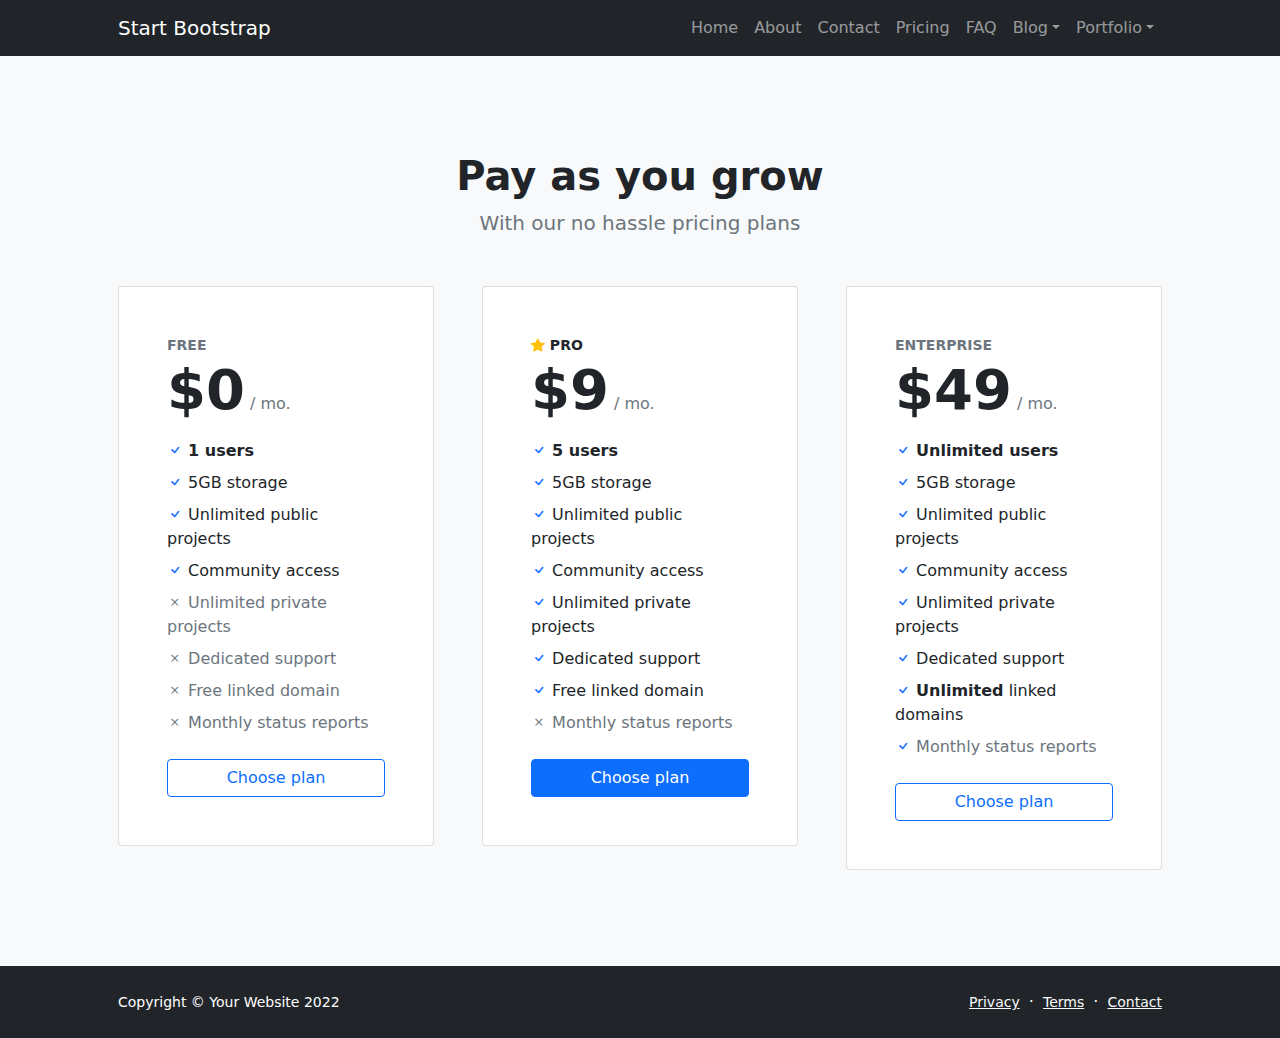
<file: pricing.html>
<!DOCTYPE html>
<html lang="en">
    <head>
        <meta charset="utf-8" />
        <meta name="viewport" content="width=device-width, initial-scale=1, shrink-to-fit=no" />
        <meta name="description" content="" />
        <meta name="author" content="" />
        <title>Modern Business - Start Bootstrap Template</title>
        <!-- Favicon-->
        <link rel="icon" type="image/x-icon" href="assets/favicon.ico" />
        <!-- Bootstrap icons-->
        <link href="https://cdn.jsdelivr.net/npm/bootstrap-icons@1.5.0/font/bootstrap-icons.css" rel="stylesheet" />
        <!-- Core theme CSS (includes Bootstrap)-->
        <link href="css/styles.css" rel="stylesheet" />
    </head>
    <body class="d-flex flex-column">
        <main class="flex-shrink-0">
            <!-- Navigation-->
            <nav class="navbar navbar-expand-lg navbar-dark bg-dark">
                <div class="container px-5">
                    <a class="navbar-brand" href="index.html">Start Bootstrap</a>
                    <button class="navbar-toggler" type="button" data-bs-toggle="collapse" data-bs-target="#navbarSupportedContent" aria-controls="navbarSupportedContent" aria-expanded="false" aria-label="Toggle navigation"><span class="navbar-toggler-icon"></span></button>
                    <div class="collapse navbar-collapse" id="navbarSupportedContent">
                        <ul class="navbar-nav ms-auto mb-2 mb-lg-0">
                            <li class="nav-item"><a class="nav-link" href="index.html">Home</a></li>
                            <li class="nav-item"><a class="nav-link" href="about.html">About</a></li>
                            <li class="nav-item"><a class="nav-link" href="contact.html">Contact</a></li>
                            <li class="nav-item"><a class="nav-link" href="pricing.html">Pricing</a></li>
                            <li class="nav-item"><a class="nav-link" href="faq.html">FAQ</a></li>
                            <li class="nav-item dropdown">
                                <a class="nav-link dropdown-toggle" id="navbarDropdownBlog" href="#" role="button" data-bs-toggle="dropdown" aria-expanded="false">Blog</a>
                                <ul class="dropdown-menu dropdown-menu-end" aria-labelledby="navbarDropdownBlog">
                                    <li><a class="dropdown-item" href="blog-home.html">Blog Home</a></li>
                                    <li><a class="dropdown-item" href="blog-post.html">Blog Post</a></li>
                                </ul>
                            </li>
                            <li class="nav-item dropdown">
                                <a class="nav-link dropdown-toggle" id="navbarDropdownPortfolio" href="#" role="button" data-bs-toggle="dropdown" aria-expanded="false">Portfolio</a>
                                <ul class="dropdown-menu dropdown-menu-end" aria-labelledby="navbarDropdownPortfolio">
                                    <li><a class="dropdown-item" href="portfolio-overview.html">Portfolio Overview</a></li>
                                    <li><a class="dropdown-item" href="portfolio-item.html">Portfolio Item</a></li>
                                </ul>
                            </li>
                        </ul>
                    </div>
                </div>
            </nav>
            <!-- Pricing section-->
            <section class="bg-light py-5">
                <div class="container px-5 my-5">
                    <div class="text-center mb-5">
                        <h1 class="fw-bolder">Pay as you grow</h1>
                        <p class="lead fw-normal text-muted mb-0">With our no hassle pricing plans</p>
                    </div>
                    <div class="row gx-5 justify-content-center">
                        <!-- Pricing card free-->
                        <div class="col-lg-6 col-xl-4">
                            <div class="card mb-5 mb-xl-0">
                                <div class="card-body p-5">
                                    <div class="small text-uppercase fw-bold text-muted">Free</div>
                                    <div class="mb-3">
                                        <span class="display-4 fw-bold">$0</span>
                                        <span class="text-muted">/ mo.</span>
                                    </div>
                                    <ul class="list-unstyled mb-4">
                                        <li class="mb-2">
                                            <i class="bi bi-check text-primary"></i>
                                            <strong>1 users</strong>
                                        </li>
                                        <li class="mb-2">
                                            <i class="bi bi-check text-primary"></i>
                                            5GB storage
                                        </li>
                                        <li class="mb-2">
                                            <i class="bi bi-check text-primary"></i>
                                            Unlimited public projects
                                        </li>
                                        <li class="mb-2">
                                            <i class="bi bi-check text-primary"></i>
                                            Community access
                                        </li>
                                        <li class="mb-2 text-muted">
                                            <i class="bi bi-x"></i>
                                            Unlimited private projects
                                        </li>
                                        <li class="mb-2 text-muted">
                                            <i class="bi bi-x"></i>
                                            Dedicated support
                                        </li>
                                        <li class="mb-2 text-muted">
                                            <i class="bi bi-x"></i>
                                            Free linked domain
                                        </li>
                                        <li class="text-muted">
                                            <i class="bi bi-x"></i>
                                            Monthly status reports
                                        </li>
                                    </ul>
                                    <div class="d-grid"><a class="btn btn-outline-primary" href="#!">Choose plan</a></div>
                                </div>
                            </div>
                        </div>
                        <!-- Pricing card pro-->
                        <div class="col-lg-6 col-xl-4">
                            <div class="card mb-5 mb-xl-0">
                                <div class="card-body p-5">
                                    <div class="small text-uppercase fw-bold">
                                        <i class="bi bi-star-fill text-warning"></i>
                                        Pro
                                    </div>
                                    <div class="mb-3">
                                        <span class="display-4 fw-bold">$9</span>
                                        <span class="text-muted">/ mo.</span>
                                    </div>
                                    <ul class="list-unstyled mb-4">
                                        <li class="mb-2">
                                            <i class="bi bi-check text-primary"></i>
                                            <strong>5 users</strong>
                                        </li>
                                        <li class="mb-2">
                                            <i class="bi bi-check text-primary"></i>
                                            5GB storage
                                        </li>
                                        <li class="mb-2">
                                            <i class="bi bi-check text-primary"></i>
                                            Unlimited public projects
                                        </li>
                                        <li class="mb-2">
                                            <i class="bi bi-check text-primary"></i>
                                            Community access
                                        </li>
                                        <li class="mb-2">
                                            <i class="bi bi-check text-primary"></i>
                                            Unlimited private projects
                                        </li>
                                        <li class="mb-2">
                                            <i class="bi bi-check text-primary"></i>
                                            Dedicated support
                                        </li>
                                        <li class="mb-2">
                                            <i class="bi bi-check text-primary"></i>
                                            Free linked domain
                                        </li>
                                        <li class="text-muted">
                                            <i class="bi bi-x"></i>
                                            Monthly status reports
                                        </li>
                                    </ul>
                                    <div class="d-grid"><a class="btn btn-primary" href="#!">Choose plan</a></div>
                                </div>
                            </div>
                        </div>
                        <!-- Pricing card enterprise-->
                        <div class="col-lg-6 col-xl-4">
                            <div class="card">
                                <div class="card-body p-5">
                                    <div class="small text-uppercase fw-bold text-muted">Enterprise</div>
                                    <div class="mb-3">
                                        <span class="display-4 fw-bold">$49</span>
                                        <span class="text-muted">/ mo.</span>
                                    </div>
                                    <ul class="list-unstyled mb-4">
                                        <li class="mb-2">
                                            <i class="bi bi-check text-primary"></i>
                                            <strong>Unlimited users</strong>
                                        </li>
                                        <li class="mb-2">
                                            <i class="bi bi-check text-primary"></i>
                                            5GB storage
                                        </li>
                                        <li class="mb-2">
                                            <i class="bi bi-check text-primary"></i>
                                            Unlimited public projects
                                        </li>
                                        <li class="mb-2">
                                            <i class="bi bi-check text-primary"></i>
                                            Community access
                                        </li>
                                        <li class="mb-2">
                                            <i class="bi bi-check text-primary"></i>
                                            Unlimited private projects
                                        </li>
                                        <li class="mb-2">
                                            <i class="bi bi-check text-primary"></i>
                                            Dedicated support
                                        </li>
                                        <li class="mb-2">
                                            <i class="bi bi-check text-primary"></i>
                                            <strong>Unlimited</strong>
                                            linked domains
                                        </li>
                                        <li class="text-muted">
                                            <i class="bi bi-check text-primary"></i>
                                            Monthly status reports
                                        </li>
                                    </ul>
                                    <div class="d-grid"><a class="btn btn-outline-primary" href="#!">Choose plan</a></div>
                                </div>
                            </div>
                        </div>
                    </div>
                </div>
            </section>
        </main>
        <!-- Footer-->
        <footer class="bg-dark py-4 mt-auto">
            <div class="container px-5">
                <div class="row align-items-center justify-content-between flex-column flex-sm-row">
                    <div class="col-auto"><div class="small m-0 text-white">Copyright &copy; Your Website 2022</div></div>
                    <div class="col-auto">
                        <a class="link-light small" href="#!">Privacy</a>
                        <span class="text-white mx-1">&middot;</span>
                        <a class="link-light small" href="#!">Terms</a>
                        <span class="text-white mx-1">&middot;</span>
                        <a class="link-light small" href="#!">Contact</a>
                    </div>
                </div>
            </div>
        </footer>
        <!-- Bootstrap core JS-->
        <script src="https://cdn.jsdelivr.net/npm/bootstrap@5.1.3/dist/js/bootstrap.bundle.min.js"></script>
        <!-- Core theme JS-->
        <script src="js/scripts.js"></script>
    </body>
</html>
</file>
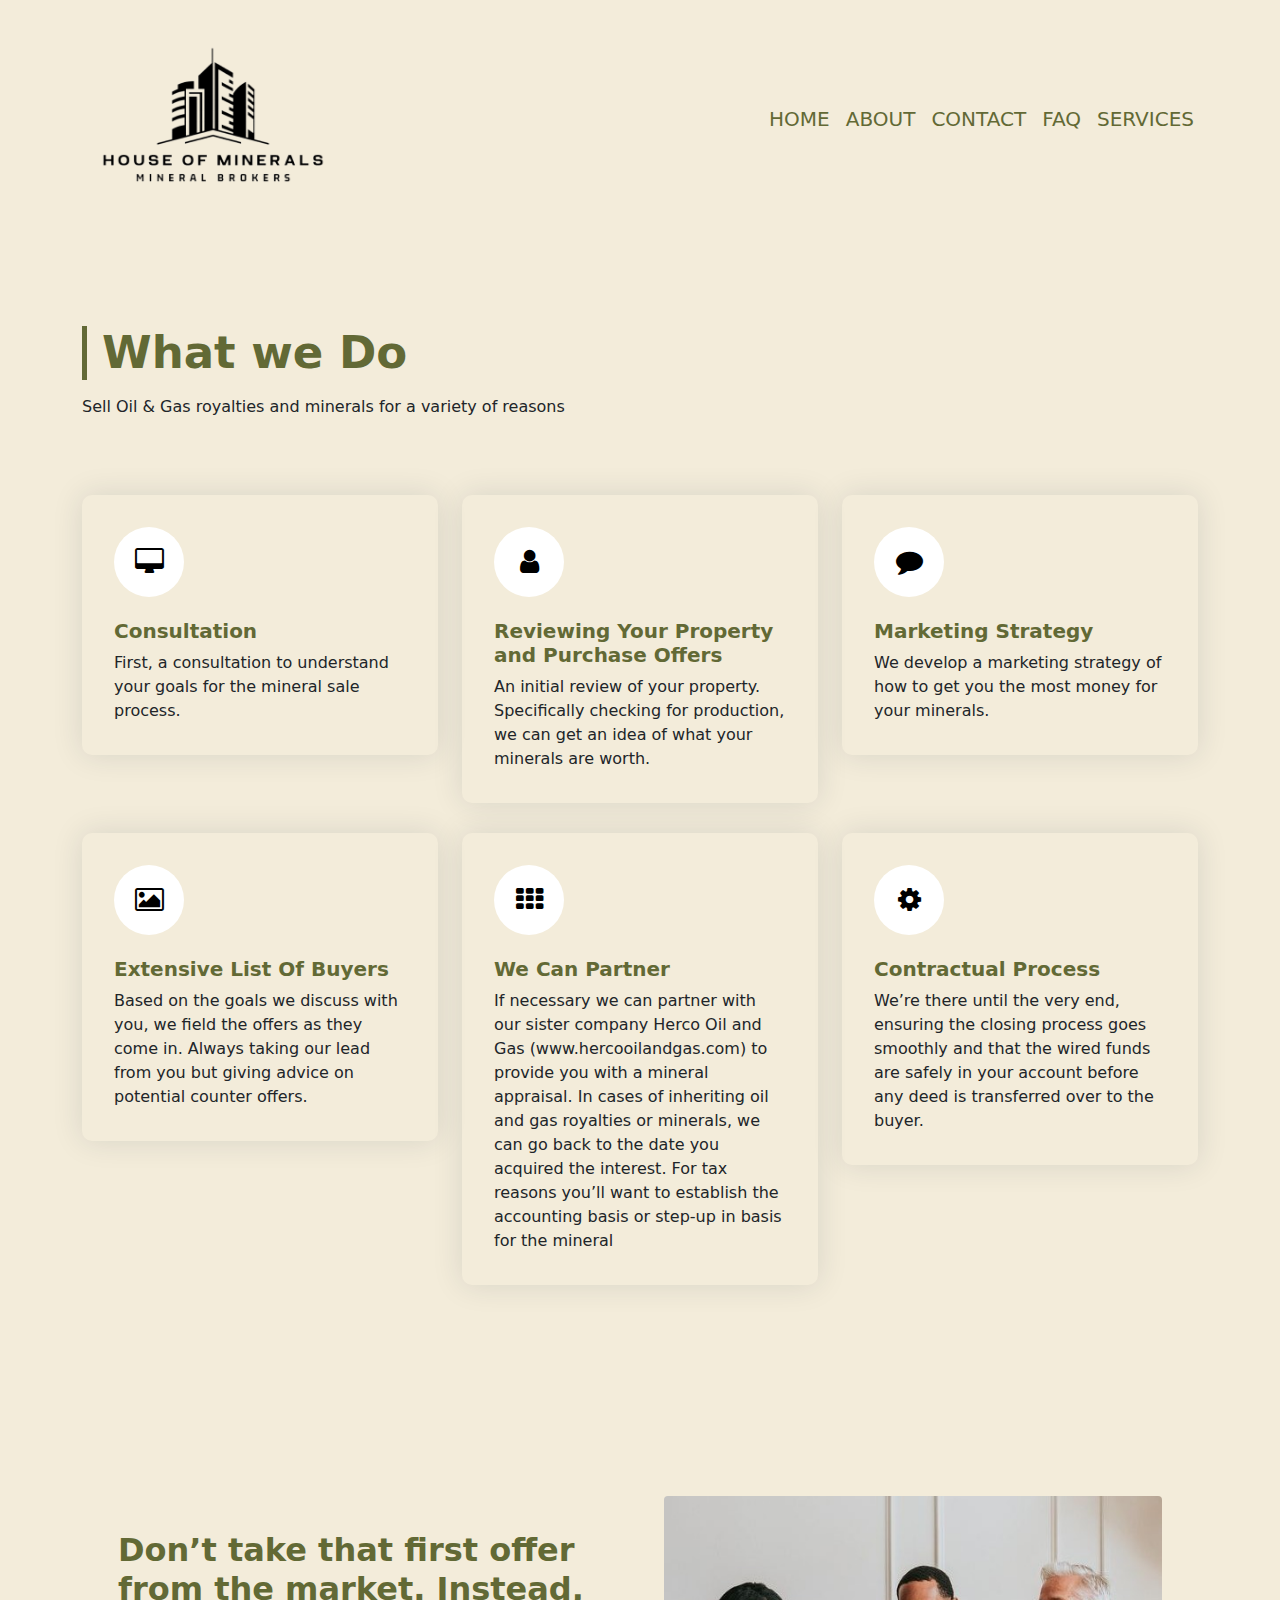
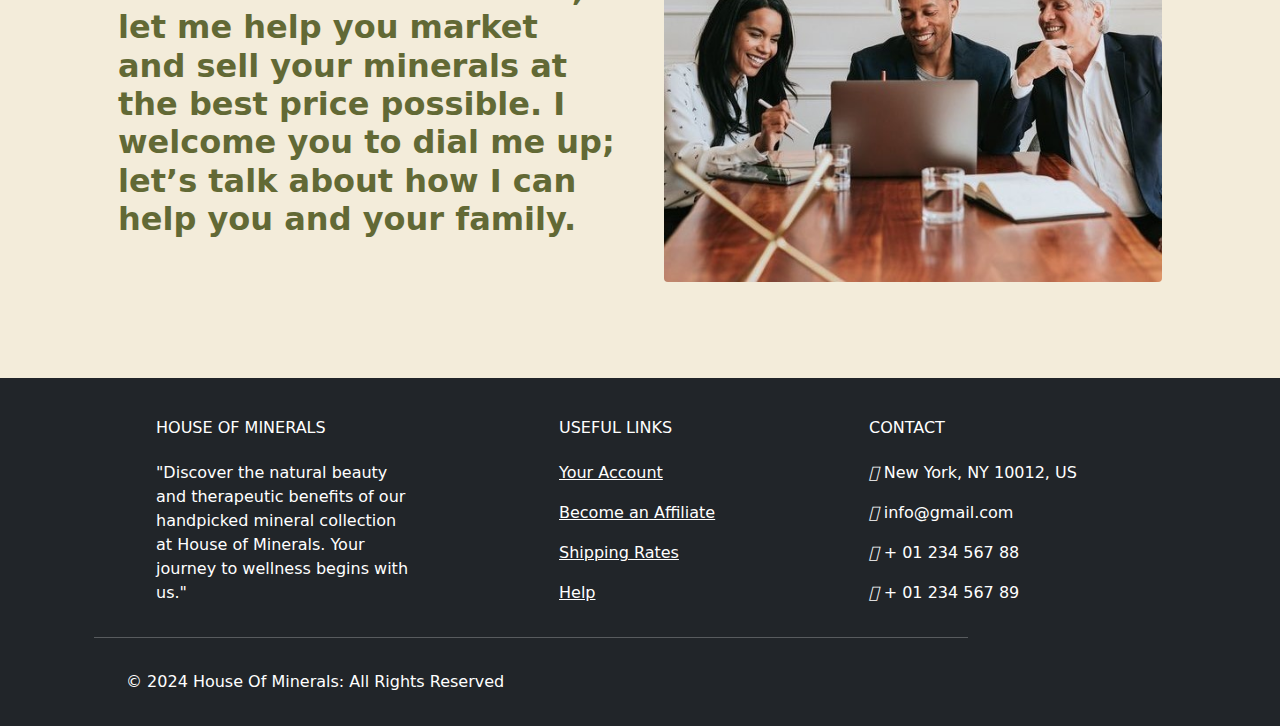
<file: services.html>
<!DOCTYPE html>
<html lang="en">
    <head>
        <meta charset="utf-8" />
        <meta name="viewport" content="width=device-width, initial-scale=1, shrink-to-fit=no" />
        <meta name="description" content="" />
        <meta name="author" content="" />
        <title>Modern Business - Start Bootstrap Template</title>
        <!-- Favicon-->
        <link rel="icon" type="image/x-icon" href="assets/favicon.ico" />
        <!-- Bootstrap icons-->
        <link rel="stylesheet" href="https://cdn.jsdelivr.net/npm/bootstrap@4.5.3/dist/css/bootstrap.min.css" integrity="sha384-TX8t27EcRE3e/ihU7zmQxVncDAy5uIKz4rEkgIXeMed4M0jlfIDPvg6uqKI2xXr2" crossorigin="anonymous">        <!-- Core theme CSS (includes Bootstrap)-->
        <link href="css/styles.css" rel="stylesheet" />
        <link href="css/servicess.css" rel="stylesheet" />
    </head>
    <body class="d-flex flex-column" style="background-color: #F3ECDA;">
        <link href="https://maxcdn.bootstrapcdn.com/font-awesome/4.3.0/css/font-awesome.min.css" rel="stylesheet">

            <nav class="navbar navbar-expand-lg navbar-dark bg-transparent">
                <div class="container-lg px-lg-2">
                    <a class="navbar-brand" href="index.html">
                        <img src="/assets/Untitled-removebg-preview.png" height="180" width="270"/>
                    </a>
                    <button class="navbar-toggler" type="button" data-bs-toggle="collapse" data-bs-target="#navbarSupportedContent" aria-controls="navbarSupportedContent" aria-expanded="false" aria-label="Toggle navigation"><span class="navbar-toggler-icon"></span></button>
                    <div class="collapse navbar-collapse" id="navbarSupportedContent">
                        <ul class="navbar-nav ms-auto mb-2 mb-lg-0 ">
                            <li class="nav-item"><a class="nav-link h5 " style="color: #626935;" href="index.html">HOME</a></li>
                            <li class="nav-item"><a class="nav-link h5 " style="color: #626935;" href="about.html">ABOUT</a></li>
                            <li class="nav-item"><a class="nav-link h5 " style="color: #626935;" href="contact.html">CONTACT</a></li>
                            <!-- <li class="nav-item"><a class="nav-link h5 " style="color: #626935;" href="pricing.html">PRICING</a></li> -->
                            <li class="nav-item"><a class="nav-link h5 " style="color: #626935;" href="faq.html">FAQ</a></li>
                            <li class="nav-item"><a class="nav-link h5 " style="color: #626935;" href="services.html">SERVICES</a></li>
                         
                        </ul>
                    </div>
                </div>
            </nav>
  
        <section class="section services-section" id="services">
            <div class="container">
                <div class="row">
                    <div class="col-lg-6">
                        <div class="section-title">
                            <h2 style="color: #626935;">What we Do</h2>
                            <p>Sell Oil & Gas royalties and minerals    for a variety of reasons</p>
                        </div>
                    </div>
                </div>
                <div class="row">
                    <!-- feaure box -->
                    <div class="col-sm-6 col-lg-4">
                        <div class="feature-box-1">
                            <div class="icon">
                                <i class="fa fa-desktop"></i>
                            </div>
                            <div class="feature-content">
                                <h5>Consultation                                </h5>
                                <p>First, a consultation to understand your goals for the mineral sale process.</p>
                            </div>
                        </div>
                    </div>
                    <!-- / -->
                    <!-- feaure box -->
                    <div class="col-sm-6 col-lg-4">
                        <div class="feature-box-1">
                            <div class="icon">
                                <i class="fa fa-user"></i>
                            </div>
                            <div class="feature-content">
                                <h5>Reviewing Your Property and Purchase Offers</h5>
                                <p>An initial review of your property. Specifically checking for production,  we can get an idea of what your minerals are worth.</p>
                            </div>
                        </div>
                    </div>
                    <!-- / -->
                    <!-- feaure box -->
                    <div class="col-sm-6 col-lg-4">
                        <div class="feature-box-1">
                            <div class="icon">
                                <i class="fa fa-comment"></i>
                            </div>
                            <div class="feature-content">
                                <h5>Marketing Strategy</h5>
                                <p>We develop a marketing strategy of how to get you the most money for your minerals.                                </p>
                            </div>
                        </div>
                    </div>
                    <!-- / -->
                    <!-- feaure box -->
                    <div class="col-sm-6 col-lg-4">
                        <div class="feature-box-1">
                            <div class="icon">
                                <i class="fa fa-image"></i>
                            </div>
                            <div class="feature-content">
                                <h5>Extensive List Of Buyers</h5>
                                <p>Based on the goals we discuss with you, we field the offers as they come in. Always taking our lead from you but giving advice on potential counter offers.</p>
                            </div>
                        </div>
                    </div>
                    <!-- / -->
                    <!-- feaure box -->
                    <div class="col-sm-6 col-lg-4">
                        <div class="feature-box-1">
                            <div class="icon">
                                <i class="fa fa-th"></i>
                            </div>
                            <div class="feature-content">
                                <h5>We Can Partner</h5>
                                <p>If necessary we can partner with our sister company Herco Oil and Gas (www.hercooilandgas.com) to provide you with a mineral appraisal. In cases of inheriting oil and gas royalties or minerals, we can go back to the date you acquired the interest. For tax reasons you’ll want to establish the accounting basis or step-up in basis for the mineral</p>
                            </div>
                        </div>
                    </div>
                    <!-- / -->
                    <!-- feaure box -->
                    <div class="col-sm-6 col-lg-4">
                        <div class="feature-box-1">
                            <div class="icon">
                                <i class="fa fa-cog"></i>
                            </div>
                            <div class="feature-content">
                                <h5>Contractual Process</h5>
                                <p>We’re there until the very end, ensuring the closing process goes smoothly and that the wired funds are safely in your account before any deed is transferred over to the buyer.</p>
                            </div>
                        </div>
                    </div>
                    <!-- / -->
                </div>
            </div>
        </section>  
           <!-- About section two-->
           <section class="py-5">
            <div class="container px-5 my-5">
                <div class="row gx-5 align-items-center">
                    <div class="col-lg-6 order-first order-lg-last"><img class="img-fluid rounded mb-5 mb-lg-0" src="/assets/bussiness2.jpg" alt="" /></div>
                    <div class="col-lg-6">
                        <h2 class="fw-bolder" style="color: #626935;">Don’t take that first offer from the market. Instead, let me help you market and sell your minerals at the best price possible. I welcome you to dial me up; let’s talk about how I can help you and your family.</h2>
                        <!-- <p class="lead fw-bolder  mb-0" ">Don’t take that first offer from the market. Instead, let me help you market and sell your minerals at the best price possible. I welcome you to dial me up; let’s talk about how I can help you and your family.</p> -->
                    </div>
                </div>
            </div>
        </section>
        <!-- ************************8 -->
        <!-- Footer-->
        <footer
        class="text-center text-lg-start text-white bg-dark"
        
        >
  <!-- Grid container -->
  <div class="container p-4 pb-0">
    <!-- Section: Links -->
    <section class="">
      <!--Grid row-->
      <div class="row">
        <!-- Grid column -->
        <div class="col-md-3 col-lg-3 col-xl-3 mx-auto mt-3">
          <h6 class="text-uppercase mb-4 font-weight-bold">
            HOUSE OF MINERALS
          </h6>
          <p>
              "Discover the natural beauty and therapeutic benefits of our handpicked mineral collection at House of Minerals. Your journey to wellness begins with us."
          </p>
        </div>
        <!-- Grid column -->

        <hr class="w-100 clearfix d-md-none" />

        <!-- Grid column -->
        <!-- <div class="col-md-2 col-lg-2 col-xl-2 mx-auto mt-3">
          <h6 class="text-uppercase mb-4 font-weight-bold">Products</h6>
          <p>
            <a class="text-white">MDBootstrap</a>
          </p>
          <p>
            <a class="text-white">MDWordPress</a>
          </p>
          <p>
            <a class="text-white">BrandFlow</a>
          </p>
          <p>
            <a class="text-white">Bootstrap Angular</a>
          </p>
        </div> -->
        <!-- Grid column -->

        <hr class="w-100 clearfix d-md-none" />

        <!-- Grid column -->
        <div class="col-md-3 col-lg-2 col-xl-2 mx-auto mt-3">
          <h6 class="text-uppercase mb-4 font-weight-bold">
            Useful links
          </h6>
          <p>
            <a class="text-white">Your Account</a>
          </p>
          <p>
            <a class="text-white">Become an Affiliate</a>
          </p>
          <p>
            <a class="text-white">Shipping Rates</a>
          </p>
          <p>
            <a class="text-white">Help</a>
          </p>
        </div>

        <!-- Grid column -->
        <hr class="w-100 clearfix d-md-none" />

        <!-- Grid column -->
        <div class="col-md-4 col-lg-3 col-xl-3 mx-auto mt-3">
          <h6 class="text-uppercase mb-4 font-weight-bold">Contact</h6>
          <p><i class="fas fa-home mr-3"></i> New York, NY 10012, US</p>
          <p><i class="fas fa-envelope mr-3"></i> info@gmail.com</p>
          <p><i class="fas fa-phone mr-3"></i> + 01 234 567 88</p>
          <p><i class="fas fa-print mr-3"></i> + 01 234 567 89</p>
        </div>
        <!-- Grid column -->
      </div>
      <!--Grid row-->
    </section>
    <!-- Section: Links -->

    <hr class="my-3">

    <!-- Section: Copyright -->
    <section class="p-3 pt-0">
      <div class="row d-flex align-items-center">
        <!-- Grid column -->
        <div class="col-md-7 col-lg-8 text-center text-md-start">
          <!-- Copyright -->
          <div class="p-3">
            © 2024 House Of Minerals:
            All Rights Reserved
          </div>
          <!-- Copyright -->
        </div>
        <!-- Grid column -->

        <!-- Grid column -->
      
        <!-- Grid column -->
      </div>
    </section>
    <!-- Section: Copyright -->
  </div>
  <!-- Grid container -->
</footer>
        <!-- Bootstrap core JS-->
        <script src="https://cdn.jsdelivr.net/npm/bootstrap@4.1.1/dist/js/bootstrap.bundle.min.js"></script>
        <!-- Core theme JS-->
        <script src="js/scripts.js"></script>
    </body>
</html>
</file>
<file: css/servicess.css>
body{margin-top:20px;}

/* Feature Box
---------------------*/
.feature-box-1 {
  padding: 32px;
  box-shadow: 0 0 30px rgba(31, 45, 61, 0.125);
  margin: 15px 0;
  position: relative;
  z-index: 1;
  border-radius: 10px;
  overflow: hidden;
  -moz-transition: ease all 0.35s;
  -o-transition: ease all 0.35s;
  -webkit-transition: ease all 0.35s;
  transition: ease all 0.35s;
  top: 0;
}
.feature-box-1 * {
  -moz-transition: ease all 0.35s;
  -o-transition: ease all 0.35s;
  -webkit-transition: ease all 0.35s;
  transition: ease all 0.35s;
}
.feature-box-1 .icon {
  width: 70px;
  height: 70px;
  line-height: 70px;
  background: #ffffff;
  color: #000000;
  text-align: center;
  border-radius: 50%;
  margin-bottom: 22px;
  font-size: 27px;
}
.feature-box-1 .icon i {
  line-height: 70px;
}
.feature-box-1 h5 {
  color: #626935;
  font-weight: 600;
}
.feature-box-1 p {
  margin: 0;
}
.feature-box-1:after {
  content: "";
  position: absolute;
  top: 0;
  bottom: 0;
  left: auto;
  right: 0;
  border-radius: 10px;
  width: 0;
  background: #5f5f5f;
  z-index: -1;
  -moz-transition: ease all 0.35s;
  -o-transition: ease all 0.35s;
  -webkit-transition: ease all 0.35s;
  transition: ease all 0.35s;
}
.feature-box-1:hover {
  top: -5px;
  background-color: #626935;
}
.feature-box-1:hover h5 {
  color: #ffffff;
}
.feature-box-1:hover p {
  color: rgba(255, 255, 255, 0.8);
}
.feature-box-1:hover:after {
  width: 100%;
  height: 100%;
  border-radius: 10px;
  left: 0;
  right: auto;
  background-color: #626935;

}
.section {
    padding: 100px 0;
    position: relative;
}
.section-title {
    padding-bottom: 45px;
}
.section-title h2 {
    font-weight: 700;
    color: #20247b;
    font-size: 45px;
    margin: 0 0 15px;
    border-left: 5px solid #626935;
    padding-left: 15px;
}





.blockquote-footer {
    margin-top: -1rem;
    margin-bottom: 1rem;
    font-size: 0.875em;
    color: #6c757d;
  }
  .blockquote-footer::before {
    content: "— ";
  }

  .card-group > .card:not(:last-child) .card-img-bottom,
  .card-group > .card:not(:last-child) .card-footer {
      border-bottom-right-radius: 0;
    }

    .card-group > .card:not(:first-child) .card-img-bottom,
    .card-group > .card:not(:first-child) .card-footer {
        border-bottom-left-radius: 0;
      }
    
    @media (max-width: 575.98px) {
        .modal-fullscreen-sm-down {
          width: 100vw;
          max-width: none;
          height: 100%;
          margin: 0;
        }
        .modal-fullscreen-sm-down .modal-content {
          height: 100%;
          border: 0;
          border-radius: 0;
        }
        .modal-fullscreen-sm-down .modal-header {
          border-radius: 0;
        }
        .modal-fullscreen-sm-down .modal-body {
          overflow-y: auto;
        }
        .modal-fullscreen-sm-down .modal-footer {
          border-radius: 0;
        }
      }    

      .card-group > .card:not(:last-child) .card-img-bottom,
      .card-group > .card:not(:last-child) .card-footer {
          border-bottom-right-radius: 0;
        }

        .modal-footer {
            display: flex;
            flex-wrap: wrap;
            flex-shrink: 0;
            align-items: center;
            justify-content: flex-end;
            padding: 0.75rem;
            border-top: 1px solid #dee2e6;
            border-bottom-right-radius: calc(0.3rem - 1px);
            border-bottom-left-radius: calc(0.3rem - 1px);
          }
          .modal-footer > * {
            margin: 0.25rem;
          }

          .modal-fullscreen .modal-footer {
            border-radius: 0;
          }

          @media (max-width: 575.98px) {
            .modal-fullscreen-sm-down {
              width: 100vw;
              max-width: none;
              height: 100%;
              margin: 0;
            }
            .modal-fullscreen-sm-down .modal-content {
              height: 100%;
              border: 0;
              border-radius: 0;
            }
            .modal-fullscreen-sm-down .modal-header {
              border-radius: 0;
            }
            .modal-fullscreen-sm-down .modal-body {
              overflow-y: auto;
            }
            .modal-fullscreen-sm-down .modal-footer {
              border-radius: 0;
            }
          }
          @media (max-width: 767.98px) {
            .modal-fullscreen-md-down {
              width: 100vw;
              max-width: none;
              height: 100%;
              margin: 0;
            }
            .modal-fullscreen-md-down .modal-content {
              height: 100%;
              border: 0;
              border-radius: 0;
            }
            .modal-fullscreen-md-down .modal-header {
              border-radius: 0;
            }
            .modal-fullscreen-md-down .modal-body {
              overflow-y: auto;
            }
            .modal-fullscreen-md-down .modal-footer {
              border-radius: 0;
            }
          }
          @media (max-width: 991.98px) {
            .modal-fullscreen-lg-down {
              width: 100vw;
              max-width: none;
              height: 100%;
              margin: 0;
            }
            .modal-fullscreen-lg-down .modal-content {
              height: 100%;
              border: 0;
              border-radius: 0;
            }
            .modal-fullscreen-lg-down .modal-header {
              border-radius: 0;
            }
            .modal-fullscreen-lg-down .modal-body {
              overflow-y: auto;
            }
            .modal-fullscreen-lg-down .modal-footer {
              border-radius: 0;
            }
          }
          @media (max-width: 1199.98px) {
            .modal-fullscreen-xl-down {
              width: 100vw;
              max-width: none;
              height: 100%;
              margin: 0;
            }
            .modal-fullscreen-xl-down .modal-content {
              height: 100%;
              border: 0;
              border-radius: 0;
            }
            .modal-fullscreen-xl-down .modal-header {
              border-radius: 0;
            }
            .modal-fullscreen-xl-down .modal-body {
              overflow-y: auto;
            }
            .modal-fullscreen-xl-down .modal-footer {
              border-radius: 0;
            }
          }
</file>
